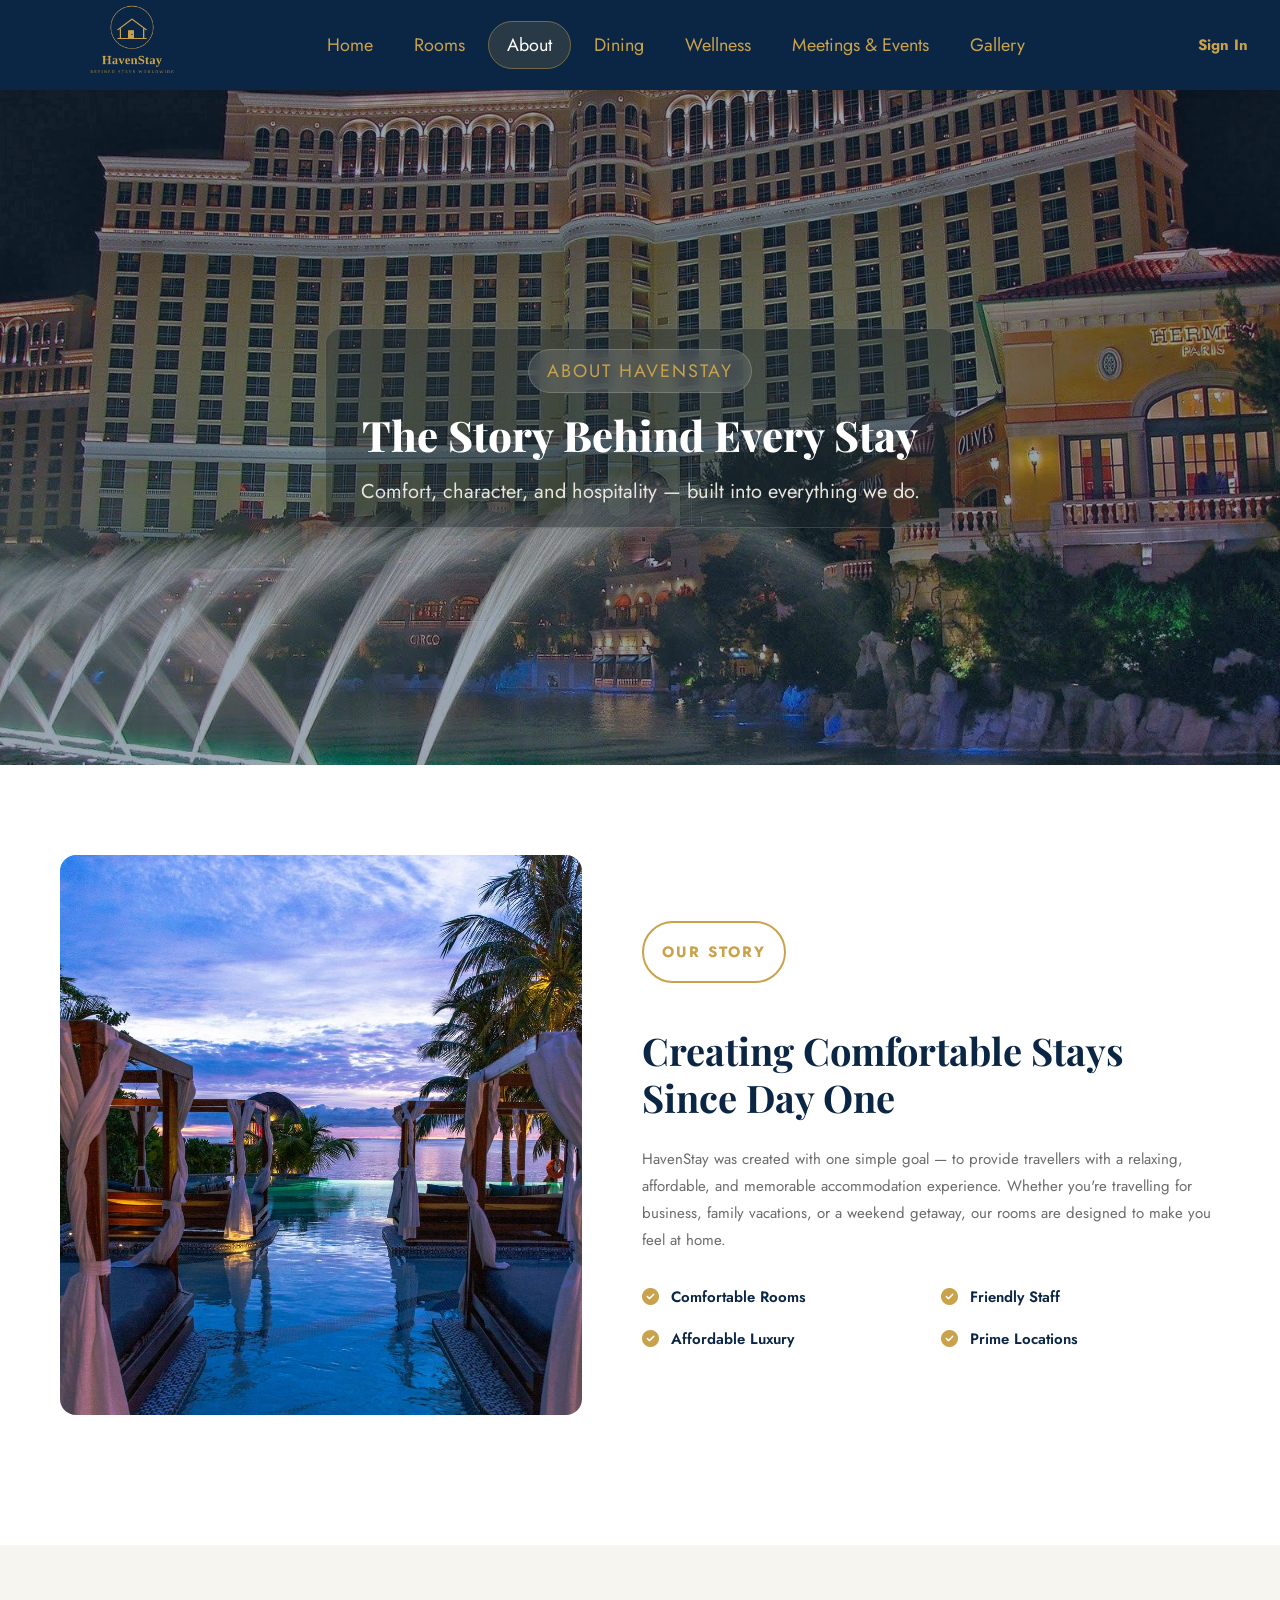
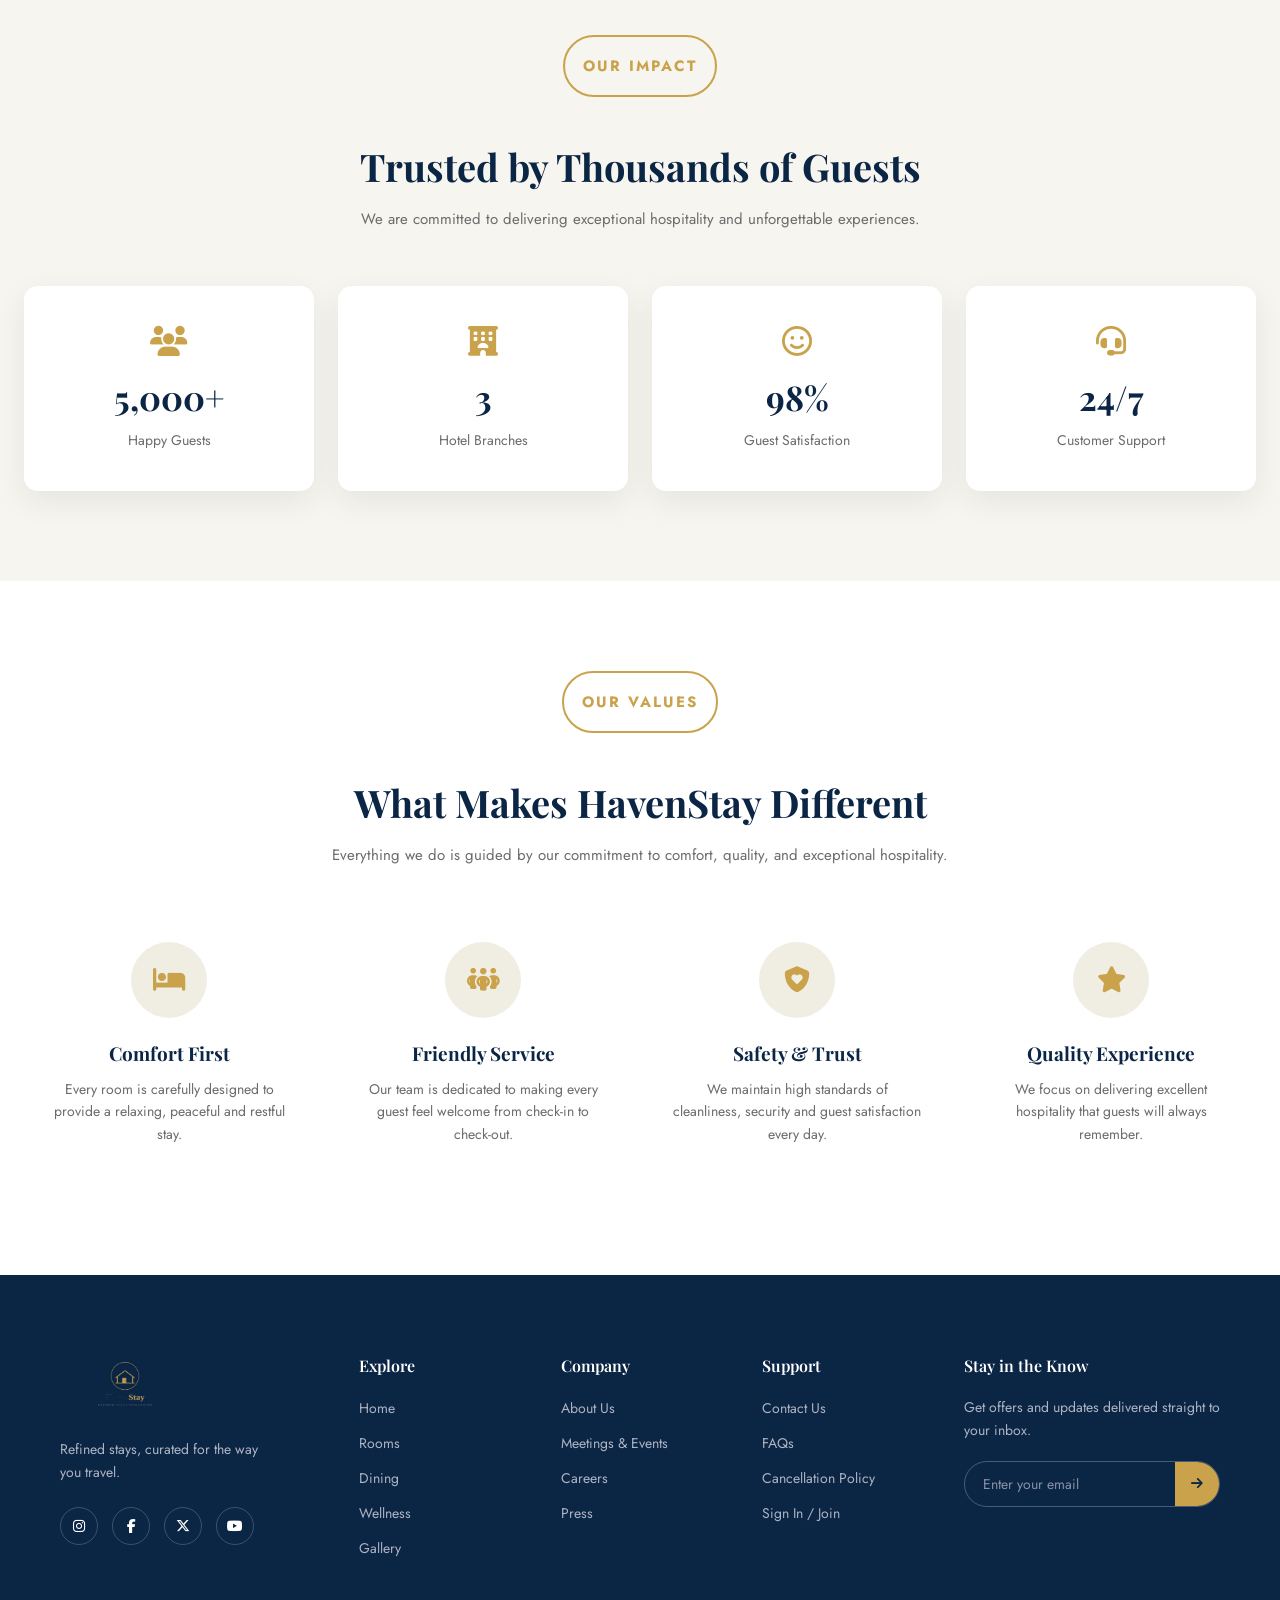
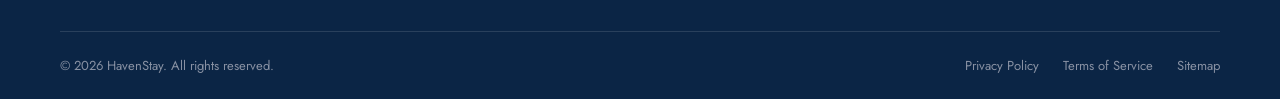
<file: about.html>
<!doctype html>
<html lang="en">
  <head>
    <meta charset="UTF-8" />
    <meta name="viewport" content="width=device-width, initial-scale=1.0" />
    <title>HavenStay</title>
    <link rel="stylesheet" href="style1.css" />
    <link rel="preconnect" href="https://fonts.googleapis.com" />
    <link rel="preconnect" href="https://fonts.gstatic.com" crossorigin />
    <link
      rel="stylesheet"
      href="https://cdnjs.cloudflare.com/ajax/libs/font-awesome/6.7.2/css/all.min.css"
    />
    <link
      href="https://fonts.googleapis.com/css2?family=Playfair+Display:wght@500;600;700&family=Jost:wght@400;500;600&display=swap"
      rel="stylesheet"
    />
  </head>
  <body>
    <nav class="navbar">
      <a href="index1.html">
        <img class="logo" src="assets/havenstay-logo-gold.png" alt="" />
      </a>

      <ul class="nav-links" id="nav-links">
        <li><a href="index1.html">Home</a></li>
        <li><a href="rooms.html">Rooms</a></li>
        <li><a href="about.html">About</a></li>
        <li><a href="dining.html">Dining</a></li>
        <li><a href="wellness.html">Wellness</a></li>
        <li><a href="meetings.html">Meetings &amp; Events</a></li>
        <li><a href="gallery.html">Gallery</a></li>
      </ul>

      <div class="nav-actions">
        <!-- Visible before login -->
        <div id="guest-links" class="nav-group">
          <a href="auth.html" class="auth-link"> Sign In </a>
        </div>

        <!-- Visible after login -->
        <div id="user-links" class="nav-group hidden">
          <span id="welcome-user" class="welcome-user">
            <i class="fa-solid fa-user"></i>
          </span>
          <a href="bookings.html" class="cart-link">
            Bookings
            <span id="cart-count">0</span>
          </a>

          <a href="#" id="logout-btn">Logout</a>
        </div>
        <button
          class="menu-toggle"
          id="menu-toggle"
          aria-label="Toggle navigation"
          aria-expanded="false"
        >
          <i class="fa-solid fa-bars"></i>
        </button>
      </div>
    </nav>


    <section class="page-hero" style="background-image: url('assets/Hero-6.jpg')">
      <div class="page-hero-content">
        <span class="page-hero-eyebrow">About HavenStay</span>
        <h1>The Story Behind Every Stay</h1>
        <p>Comfort, character, and hospitality — built into everything we do.</p>
      </div>
    </section>

    <!-- Our Story -->
    <section class="ari-about-story">
      <div class="ari-about-image">
        <img src="assets/about-1.jpg" alt="HavenStay lobby">
      </div>

      <div class="ari-about-content">
        <span class="ari-dining-badge">Our Story</span>
        <h2>Creating Comfortable Stays Since Day One</h2>
        <p>
          HavenStay was created with one simple goal — to provide travellers with
          a relaxing, affordable, and memorable accommodation experience. Whether
          you're travelling for business, family vacations, or a weekend getaway,
          our rooms are designed to make you feel at home.
        </p>

        <div class="ari-about-checklist">
          <div class="ari-about-check-item">
            <i class="fa-solid fa-circle-check"></i>
            <span>Comfortable Rooms</span>
          </div>
          <div class="ari-about-check-item">
            <i class="fa-solid fa-circle-check"></i>
            <span>Friendly Staff</span>
          </div>
          <div class="ari-about-check-item">
            <i class="fa-solid fa-circle-check"></i>
            <span>Affordable Luxury</span>
          </div>
          <div class="ari-about-check-item">
            <i class="fa-solid fa-circle-check"></i>
            <span>Prime Locations</span>
          </div>
        </div>
      </div>
    </section>

    <!-- Our Impact -->
    <section class="ari-about-impact">
      <div class="ari-about-impact-header">
        <span class="ari-dining-badge">Our Impact</span>
        <h2>Trusted by Thousands of Guests</h2>
        <p>We are committed to delivering exceptional hospitality and unforgettable experiences.</p>
      </div>

      <div class="ari-impact-grid">
        <div class="ari-impact-card">
          <i class="fa-solid fa-users"></i>
          <span class="ari-impact-number">5,000+</span>
          <span class="ari-impact-label">Happy Guests</span>
        </div>

        <div class="ari-impact-card">
          <i class="fa-solid fa-hotel"></i>
          <span class="ari-impact-number">3</span>
          <span class="ari-impact-label">Hotel Branches</span>
        </div>

        <div class="ari-impact-card">
          <i class="fa-regular fa-face-smile"></i>
          <span class="ari-impact-number">98%</span>
          <span class="ari-impact-label">Guest Satisfaction</span>
        </div>

        <div class="ari-impact-card">
          <i class="fa-solid fa-headset"></i>
          <span class="ari-impact-number">24/7</span>
          <span class="ari-impact-label">Customer Support</span>
        </div>
      </div>
    </section>

    <!-- Our Values -->
    <section class="ari-about-values">
      <div class="ari-about-impact-header">
        <span class="ari-dining-badge">Our Values</span>
        <h2>What Makes HavenStay Different</h2>
        <p>Everything we do is guided by our commitment to comfort, quality, and exceptional hospitality.</p>
      </div>

      <div class="ari-values-grid">
        <div class="ari-value-card">
          <div class="ari-value-icon"><i class="fa-solid fa-bed"></i></div>
          <h3>Comfort First</h3>
          <p>Every room is carefully designed to provide a relaxing, peaceful and restful stay.</p>
        </div>

        <div class="ari-value-card">
          <div class="ari-value-icon"><i class="fa-solid fa-people-group"></i></div>
          <h3>Friendly Service</h3>
          <p>Our team is dedicated to making every guest feel welcome from check-in to check-out.</p>
        </div>

        <div class="ari-value-card">
          <div class="ari-value-icon"><i class="fa-solid fa-shield-heart"></i></div>
          <h3>Safety &amp; Trust</h3>
          <p>We maintain high standards of cleanliness, security and guest satisfaction every day.</p>
        </div>

        <div class="ari-value-card">
          <div class="ari-value-icon"><i class="fa-solid fa-star"></i></div>
          <h3>Quality Experience</h3>
          <p>We focus on delivering excellent hospitality that guests will always remember.</p>
        </div>
      </div>
    </section>

    <section class="footer">
      <footer class="site-footer">
        <div class="footer-top">
          <div class="footer-brand">
            <img
              class="footer-logo"
              src="assets/havenstay-logo-removebg.png"
              alt="HavenStay"
            />
            <p class="footer-tagline">
              Refined stays, curated for the way you travel.
            </p>
            <div class="footer-socials">
              <a href="#" aria-label="Instagram"
                ><i class="fa-brands fa-instagram"></i
              ></a>
              <a href="#" aria-label="Facebook"
                ><i class="fa-brands fa-facebook-f"></i
              ></a>
              <a href="#" aria-label="X"
                ><i class="fa-brands fa-x-twitter"></i
              ></a>
              <a href="#" aria-label="YouTube"
                ><i class="fa-brands fa-youtube"></i
              ></a>
            </div>
          </div>

          <div class="footer-col">
            <h4>Explore</h4>
            <ul>
              <li><a href="index1.html">Home</a></li>
              <li><a href="">Rooms</a></li>
              <li><a href="">Dining</a></li>
              <li><a href="">Wellness</a></li>
              <li><a href="">Gallery</a></li>
            </ul>
          </div>

          <div class="footer-col">
            <h4>Company</h4>
            <ul>
              <li><a href="">About Us</a></li>
              <li><a href="">Meetings &amp; Events</a></li>
              <li><a href="">Careers</a></li>
              <li><a href="">Press</a></li>
            </ul>
          </div>

          <div class="footer-col">
            <h4>Support</h4>
            <ul>
              <li><a href="">Contact Us</a></li>
              <li><a href="">FAQs</a></li>
              <li><a href="">Cancellation Policy</a></li>
              <li><a href="">Sign In / Join</a></li>
            </ul>
          </div>

          <div class="footer-col footer-newsletter">
            <h4>Stay in the Know</h4>
            <p>Get offers and updates delivered straight to your inbox.</p>
            <form class="newsletter-form" onsubmit="return false;">
              <input type="email" placeholder="Enter your email" required />
              <button type="submit" aria-label="Subscribe">
                <i class="fa-solid fa-arrow-right"></i>
              </button>
            </form>
          </div>
        </div>

        <div class="footer-bottom">
          <p>&copy; 2026 HavenStay. All rights reserved.</p>
          <div class="footer-legal">
            <a href="">Privacy Policy</a>
            <a href="">Terms of Service</a>
            <a href="">Sitemap</a>
          </div>
        </div>
      </footer>
    </section>

    <!-- toast popup element, used by showToast() in script.js -->
    <div id="toast"></div>

    <script src="utils.js"></script>
    <script src="script1.js"></script>
    
  </body>
</html>
</file>
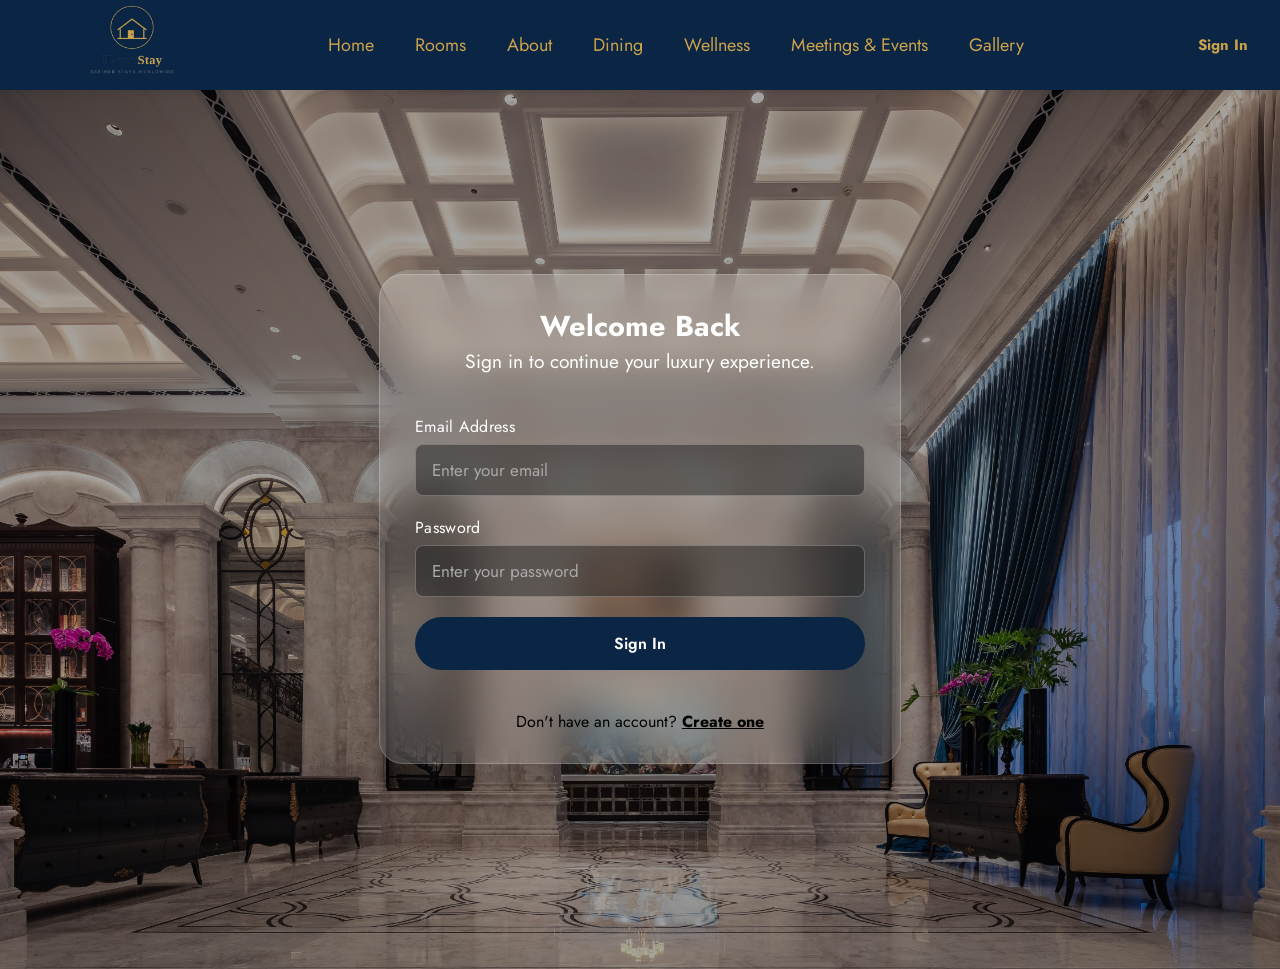
<file: auth.html>
<!doctype html>
<html lang="en">
  <head>
    <meta charset="UTF-8" />
    <meta name="viewport" content="width=device-width, initial-scale=1.0" />
    <title>HavenStay</title>
    <link rel="stylesheet" href="style1.css" />
    <link rel="preconnect" href="https://fonts.googleapis.com" />
    <link rel="preconnect" href="https://fonts.gstatic.com" crossorigin />
    <link
      rel="stylesheet"
      href="https://cdnjs.cloudflare.com/ajax/libs/font-awesome/6.7.2/css/all.min.css"
    />
    <link
      href="https://fonts.googleapis.com/css2?family=Playfair+Display:wght@500;600;700&family=Jost:wght@400;500;600&display=swap"
      rel="stylesheet"
    />
  </head>
  <body>
    <nav class="navbar">
      <a href="index1.html">
        <img class="logo" src="assets/havenstay-logo-removebg.png" alt="" />
      </a>

      <ul class="nav-links" id="nav-links">
        <li><a href="index1.html">Home</a></li>
        <li><a href="rooms.html">Rooms</a></li>
        <li><a href="about.html">About</a></li>
        <li><a href="dining.html">Dining</a></li>
        <li><a href="wellness.html">Wellness</a></li>
        <li><a href="meetings.html">Meetings &amp; Events</a></li>
        <li><a href="gallery.html">Gallery</a></li>
      </ul>

      <div class="nav-actions">
        <!-- Visible before login -->
        <div id="guest-links" class="nav-group">
          <a href="auth.html" class="auth-link"> Sign In </a>
        </div>

        <!-- Visible after login -->
        <div id="user-links" class="nav-group hidden">
          <span id="welcome-user" class="welcome-user">
            <i class="fa-solid fa-user"></i>
          </span>
          <a href="cart.html" class="cart-link">
            Bookings
            <span id="cart-count">0</span>
          </a>

          <a href="#" id="logout-btn">Logout</a>
        </div>
        <button
          class="menu-toggle"
          id="menu-toggle"
          aria-label="Toggle navigation"
          aria-expanded="false"
        >
          <i class="fa-solid fa-bars"></i>
        </button>
      </div>
    </nav>
    <br /><br /><br />
    <section class="auth-section">
      <div class="auth-container">
        <div class="auth-content">
          <div id="login-panel">
            <!-- EVERYTHING YOU CURRENTLY HAVE
                            (section-title + form)
                            GOES HERE -->
            <div class="section-title">
              <h2>Welcome Back</h2>
              <p class="auth-subtitle">
                Sign in to continue your luxury experience.
              </p>
            </div>

            <form class="contact-form auth-form" id="login-form">
              <div class="form-group">
                <label for="login-email"> Email Address </label>

                <input
                  type="email"
                  id="login-email"
                  placeholder="Enter your email"
                />

                <span class="form-error" id="login-email-error">
                  Please enter a valid email.
                </span>
              </div>

              <div class="form-group">
                <label for="login-password"> Password </label>

                <input
                  type="password"
                  id="login-password"
                  placeholder="Enter your password"
                />

                <span class="form-error" id="login-password-error">
                  Please enter your password.
                </span>
              </div>

              <button class="btn auth-btn" type="submit">Sign In</button>

              <p class="auth-switch">
                Don't have an account?
                <a href="#" id="show-register-form" class="auth-link">
                  Create one
                </a>
              </p>
            </form>
          </div>

          <!-- REGISTER FORM -->

          <div id="register-panel">
            <div class="section-title">
              <h2>Create Your Account</h2>
              <p class="auth-subtitle">
                Join Haven Stay and start booking your perfect stay.
              </p>
            </div>
            <form class="contact-form auth-form" id="register-form">
              <div class="form-row">
                <div class="form-group">
                  <label for="register-name"> Full Name </label>

                  <input
                    type="text"
                    id="register-name"
                    placeholder="Enter your full name"
                  />

                  <span class="form-error" id="register-name-error">
                    Please enter your name.
                  </span>
                </div>

                <div class="form-group">
                  <label for="register-email"> Email Address </label>

                  <input
                    type="email"
                    id="register-email"
                    placeholder="Enter your email"
                  />

                  <span class="form-error" id="register-email-error">
                    Please enter a valid email.
                  </span>
                </div>
              </div>

              <div class="form-row">
                <div class="form-group">
                  <label for="register-password"> Password </label>

                  <input
                    type="password"
                    id="register-password"
                    placeholder="Create a password"
                  />

                  <span class="form-error" id="register-password-error">
                    Password must be at least 6 characters.
                  </span>
                </div>

                <div class="form-group">
                  <label for="confirm-password"> Confirm Password </label>

                  <input
                    type="password"
                    id="confirm-password"
                    placeholder="Confirm password"
                  />

                  <span class="form-error" id="confirm-password-error">
                    Passwords do not match.
                  </span>
                </div>
              </div>

              <button class="btn auth-btn" type="submit">Create Account</button>

              <p class="auth-switch">
                Already have an account?
                <a href="" id="show-login-form" class="auth-link"> Sign In </a>
              </p>
            </form>
          </div>
        </div>
      </div>
    </section>
    <div id="toast"></div>

    <!-- toast popup element, used by showToast() in script.js -->
    <div id="toast"></div>

    <script src="utils.js"></script>
    <script src="auth(LR).js"></script>
  </body>
</html>
</file>
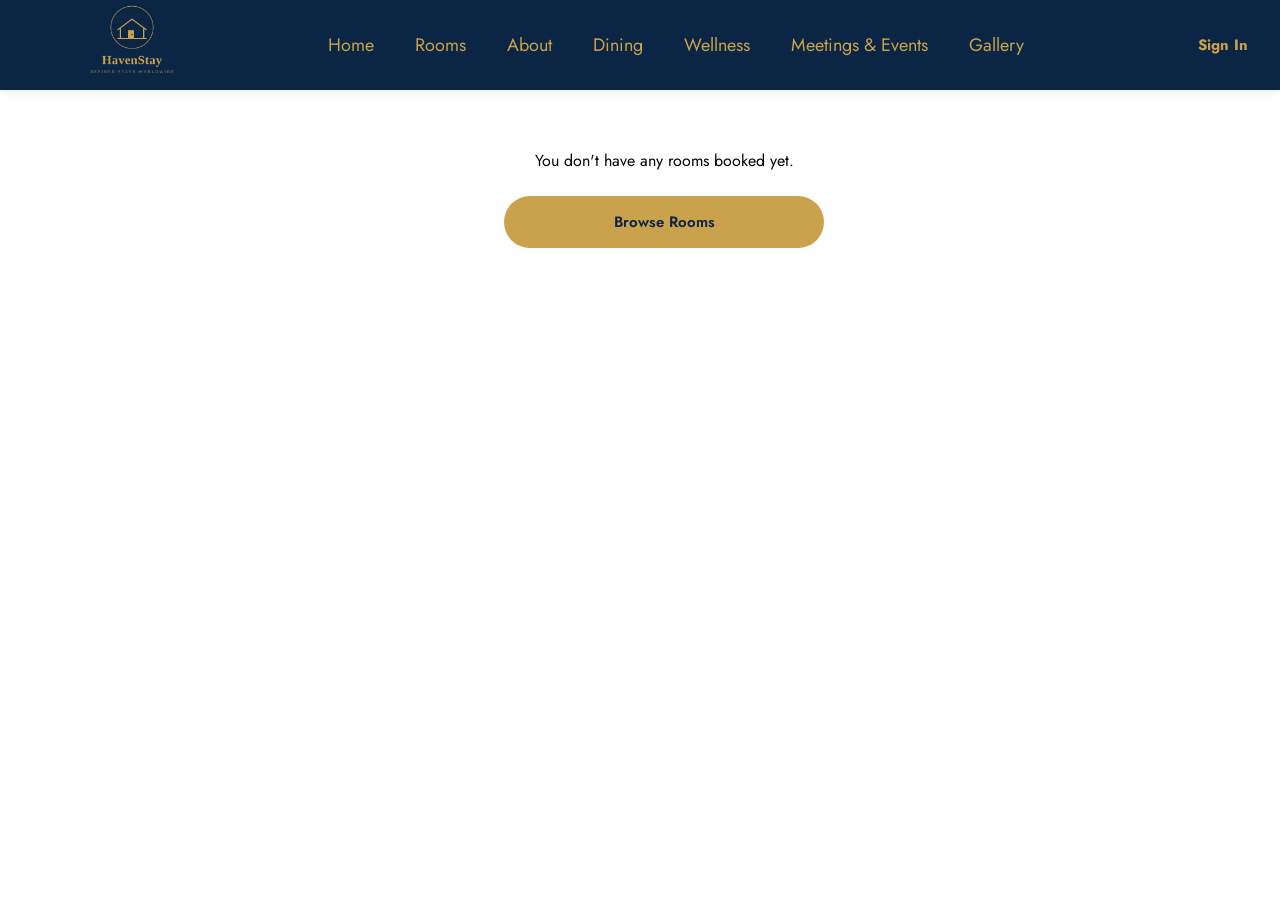
<file: bookings.html>
<!doctype html>
<html lang="en">
  <head>
    <meta charset="UTF-8" />
    <meta name="viewport" content="width=device-width, initial-scale=1.0" />
    <title>HavenStay</title>
    <link rel="stylesheet" href="style1.css" />
    <link rel="preconnect" href="https://fonts.googleapis.com" />
    <link rel="preconnect" href="https://fonts.gstatic.com" crossorigin />
    <link
      rel="stylesheet"
      href="https://cdnjs.cloudflare.com/ajax/libs/font-awesome/6.7.2/css/all.min.css"
    />
    <link
      href="https://fonts.googleapis.com/css2?family=Playfair+Display:wght@500;600;700&family=Jost:wght@400;500;600&display=swap"
      rel="stylesheet"
    />
  </head>
  <body>
    <nav class="navbar">
      <a href="index1.html">
        <img class="logo" src="assets/havenstay-logo-gold.png" alt="" />
      </a>

      <ul class="nav-links" id="nav-links">
        <li><a href="index1.html">Home</a></li>
        <li><a href="rooms.html">Rooms</a></li>
        <li><a href="about.html">About</a></li>
        <li><a href="dining.html">Dining</a></li>
        <li><a href="wellness.html">Wellness</a></li>
        <li><a href="meetings.html">Meetings &amp; Events</a></li>
        <li><a href="gallery.html">Gallery</a></li>
      </ul>

      <div class="nav-actions">
        <!-- Visible before login -->
        <div id="guest-links" class="nav-group">
          <a href="auth.html" class="auth-link"> Sign In </a>
        </div>

        <!-- Visible after login -->
        <div id="user-links" class="nav-group hidden">
          <span id="welcome-user" class="welcome-user">
            <i class="fa-solid fa-user"></i>
          </span>
          <a href="cart.html" class="cart-link">
            Bookings
            <span id="cart-count">0</span>
          </a>

          <a href="#" id="logout-btn">Logout</a>
        </div>
        <button
          class="menu-toggle"
          id="menu-toggle"
          aria-label="Toggle navigation"
          aria-expanded="false"
        >
          <i class="fa-solid fa-bars"></i>
        </button>
      </div>
    </nav>

    <br /><br /><br />

    <section
      class="ari-cart-empty-wrap"
      id="ari-cart-empty-wrap"
      style="display: none"
    >
      <div class="ari-cart-empty">
        <p>You don't have any rooms booked yet.</p>
        <a href="rooms.html" class="ari-checkout-btn">Browse Rooms</a>
      </div>
    </section>

    <section class="ari-cart-layout" id="ari-cart-layout">
      <div class="ari-cart-items" id="ari-cart-items">
        <!-- injected by JS -->
      </div>

      <div class="ari-cart-sidebar">
        <div class="ari-order-summary">
          <h2>Order Summary</h2>
          <div class="ari-summary-row">
            <span>Booked rooms</span>
            <span id="ari-summary-count">0</span>
          </div>
          <div class="ari-summary-row">
            <span>Subtotal</span>
            <span id="ari-summary-subtotal">₦0</span>
          </div>
          <div class="ari-summary-row">
            <span>Service fee</span>
            <span id="ari-summary-fee">₦0</span>
          </div>
          <div class="ari-summary-row ari-summary-total">
            <span>Total</span>
            <span id="ari-summary-total">₦0</span>
          </div>
        </div>

        <div class="ari-guest-form">
          <h2>Guest Details</h2>
          <form id="ari-checkout-form">
            <div class="ari-form-group">
              <label for="ari-guest-name">Full Name</label>
              <input
                type="text"
                id="ari-guest-name"
                placeholder="Enter your full name"
                required
              />
            </div>

            <div class="ari-form-group">
              <label for="ari-guest-email">Email Address</label>
              <input
                type="email"
                id="ari-guest-email"
                placeholder="Enter your email"
                required
              />
            </div>

            <div class="ari-form-group">
              <label for="ari-guest-phone">Phone Number</label>
              <input
                type="tel"
                id="ari-guest-phone"
                placeholder="Enter your phone number"
                required
              />
            </div>

            <div class="ari-form-group">
              <label for="ari-guest-notes"
                >Special Requests <span>(optional)</span></label
              >
              <textarea
                id="ari-guest-notes"
                rows="3"
                placeholder="Any special requests for your stay?"
              ></textarea>
            </div>

            <button type="submit" class="ari-checkout-btn">
              Confirm &amp; Pay
            </button>
          </form>
        </div>
      </div>
    </section>

    <!-- toast popup element, used by showToast() in script.js -->
    <div id="toast"></div>

    <script src="utils.js"></script>
    <script src="bookings.js"></script>
    <script src="script1.js"></script>
  </body>
</html>
</file>
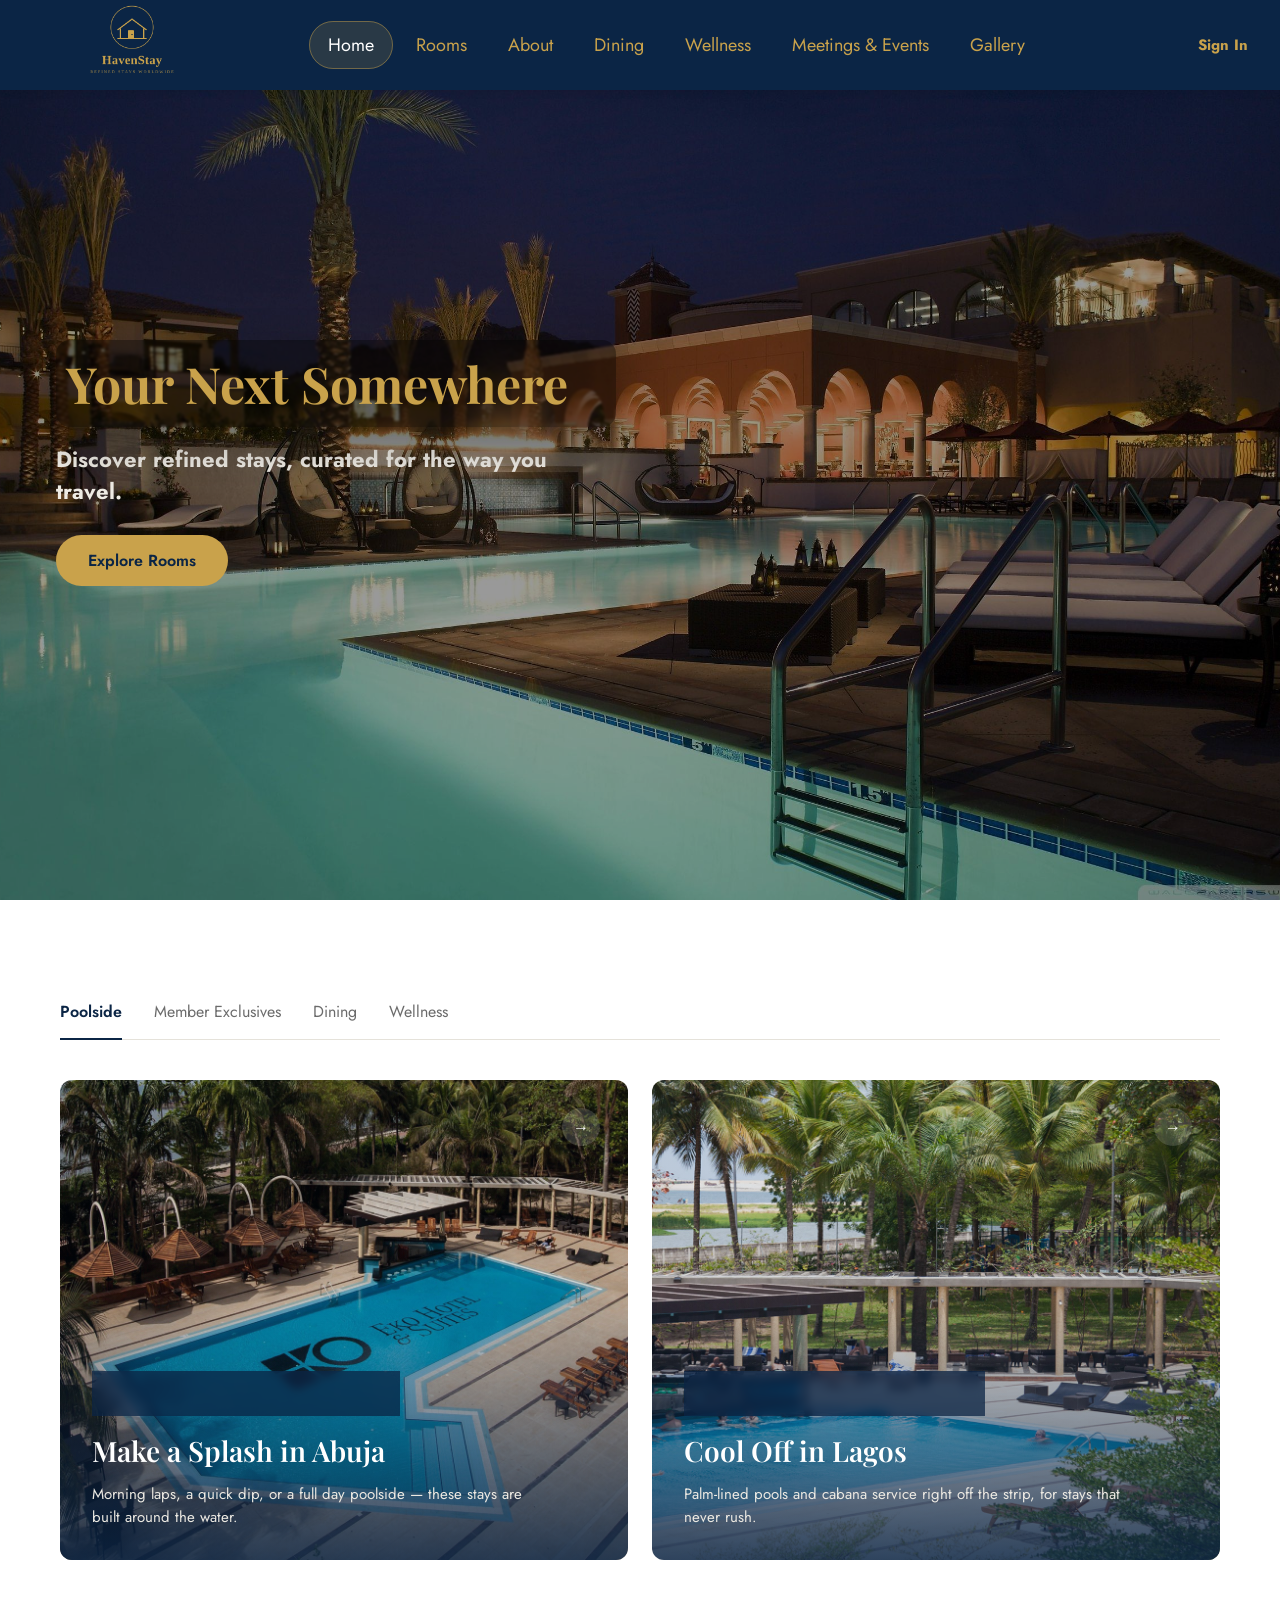
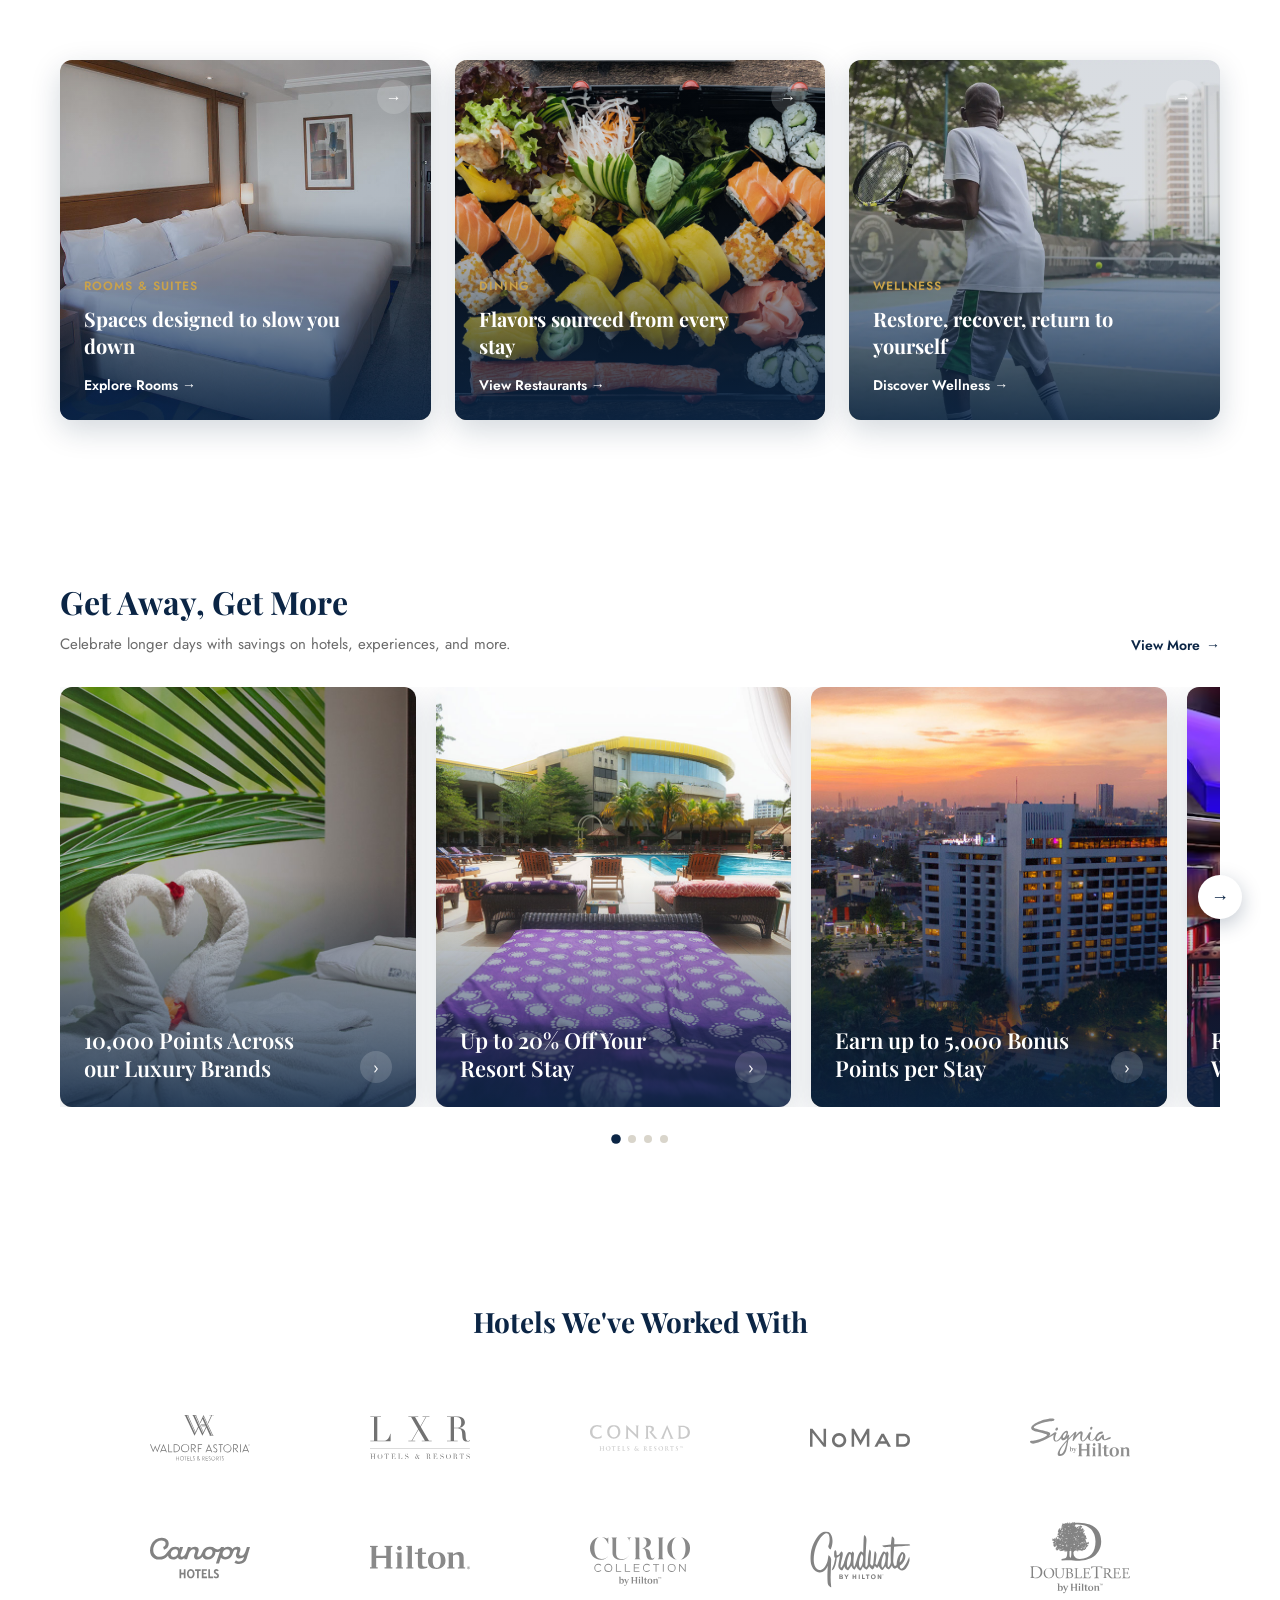
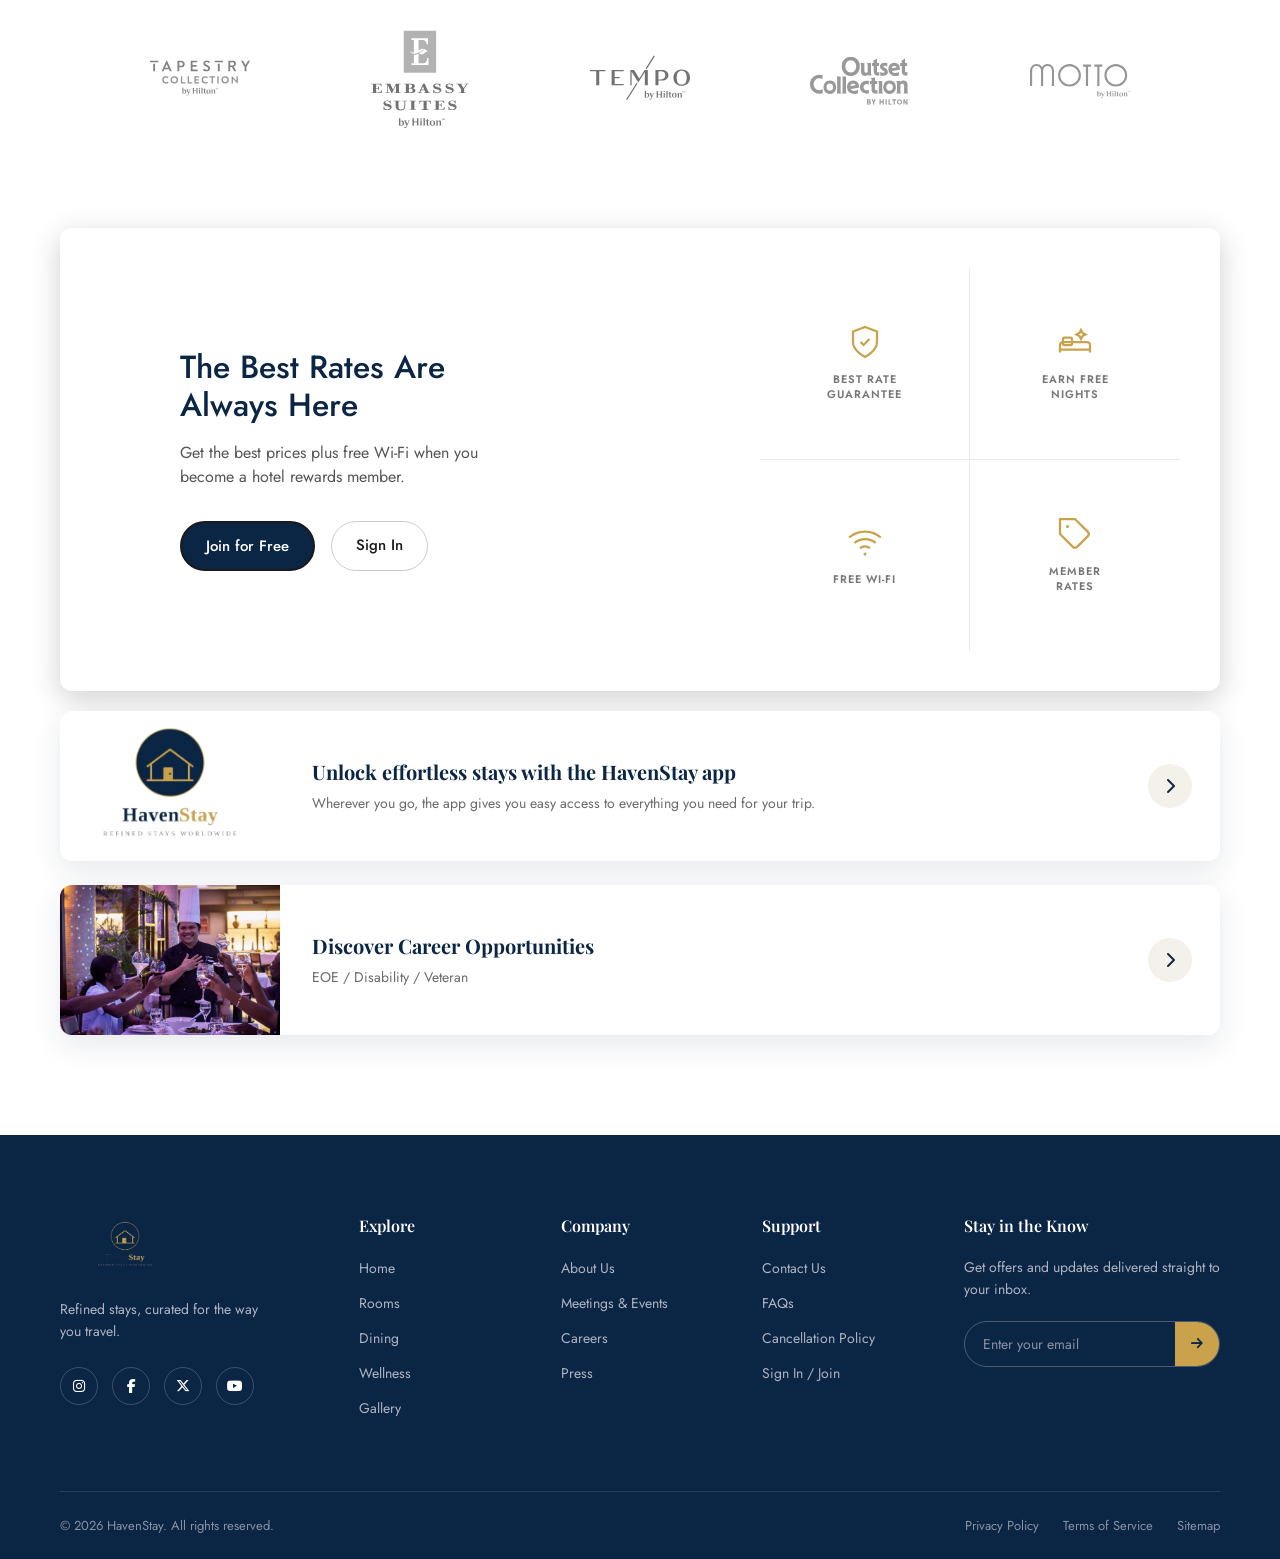
<file: index1.html>
<!doctype html>
<html lang="en">
  <head>
    <meta charset="UTF-8" />
    <meta name="viewport" content="width=device-width, initial-scale=1.0" />
    <title>HavenStay</title>
    <link rel="stylesheet" href="style1.css" />
    <link rel="preconnect" href="https://fonts.googleapis.com" />
    <link rel="preconnect" href="https://fonts.gstatic.com" crossorigin />
    <link
      rel="stylesheet"
      href="https://cdnjs.cloudflare.com/ajax/libs/font-awesome/6.7.2/css/all.min.css"
    />
    <link
      href="https://fonts.googleapis.com/css2?family=Playfair+Display:wght@500;600;700&family=Jost:wght@400;500;600&display=swap"
      rel="stylesheet"
    />
  </head>
  <body>
    <nav class="navbar">
      <a href="index1.html">
        <img class="logo" src="assets/havenstay-logo-gold.png" alt="" />
      </a>

      <ul class="nav-links" id="nav-links">
        <li><a href="index1.html">Home</a></li>
        <li><a href="rooms.html">Rooms</a></li>
        <li><a href="about.html">About</a></li>
        <li><a href="dining.html">Dining</a></li>
        <li><a href="wellness.html">Wellness</a></li>
        <li><a href="meetings.html">Meetings &amp; Events</a></li>
        <li><a href="gallery.html">Gallery</a></li>
      </ul>

      <div class="nav-actions">
        <!-- Visible before login -->
        <div id="guest-links" class="nav-group">
          <a href="auth.html" class="auth-link"> Sign In </a>
        </div>

        <!-- Visible after login -->
        <div id="user-links" class="nav-group hidden">
          <span  id="welcome-user" class="welcome-user">
            <i style="margin-right: 10px;"class="fa-solid fa-user"></i>
          </span>
          <a href="bookings.html" class="cart-link">
            Bookings
            <span id="cart-count">0</span>
          </a>

          <a href="#" id="logout-btn">Logout</a>
        </div>
        <button
          class="menu-toggle"
          id="menu-toggle"
          aria-label="Toggle navigation"
          aria-expanded="false"
        >
          <i class="fa-solid fa-bars"></i>
        </button>
      </div>
    </nav>

    

    <section class="hero">
      <div class="hero-overlay">
        <h1 class="hero-title">Your Next Somewhere</h1>
        <p class="hero-subtitle">
          Discover refined stays, curated for the way you travel.
        </p>
        <a href="rooms.html" class="hero-cta">Explore Rooms</a>
      </div>
    </section>

    <section class="explore">
      <div class="explore-tabs">
        <button class="tab active" data-category="poolside">Poolside</button>
        <button class="tab" data-category="exclusives">
          Member Exclusives
        </button>
        <button class="tab" data-category="dining">Dining</button>
        <button class="tab" data-category="wellness">Wellness</button>
      </div>

      <div class="feature-cards" id="featureCards">
        <!-- injected by JS -->
      </div>
    </section>

    <section class="highlights">
      <div
        class="highlight-card"
        style="background-image: url(&quot;assets/room-3.jpg&quot;)"
      >
        <div class="highlight-arrow">&rarr;</div>
        <div class="highlight-content">
          <span class="highlight-tag">Rooms &amp; Suites</span>
          <h3>Spaces designed to slow you down</h3>
          <a href="rooms.html" class="highlight-link"
            >Explore Rooms <span>&rarr;</span></a
          >
        </div>
      </div>

      <div
        class="highlight-card"
        style="background-image: url(&quot;assets/dining-3.jpg&quot;)"
      >
        <div class="highlight-arrow">&rarr;</div>
        <div class="highlight-content">
          <span class="highlight-tag">Dining</span>
          <h3>Flavors sourced from every stay</h3>
          <a href="dining.html" class="highlight-link"
            >View Restaurants <span>&rarr;</span></a
          >
        </div>
      </div>

      <div
        class="highlight-card"
        style="background-image: url(&quot;assets/wellness-3.webp&quot;)"
      >
        <div class="highlight-arrow">&rarr;</div>
        <div class="highlight-content">
          <span class="highlight-tag">Wellness</span>
          <h3>Restore, recover, return to yourself</h3>
          <a href="wellness.html" class="highlight-link"
            >Discover Wellness <span>&rarr;</span></a
          >
        </div>
      </div>
    </section>

    <section class="offers">
      <div class="offers-header">
        <div>
          <h2>Get Away, Get More</h2>
          <p>
            Celebrate longer days with savings on hotels, experiences, and more.
          </p>
        </div>
        <a href="offers.html" class="view-more"
          >View More <span>&rarr;</span></a
        >
      </div>

      <div class="offers-slider">
        <button
          class="slider-arrow prev"
          id="prevArrow"
          aria-label="Previous offers"
        >
          &larr;
        </button>

        <div class="offers-track-wrap">
          <div class="offers-track" id="offersTrack">
            <!-- injected by JS -->
          </div>
        </div>

        <button
          class="slider-arrow next"
          id="nextArrow"
          aria-label="Next offers"
        >
          &rarr;
        </button>
      </div>

      <div class="offers-dots" id="offersDots"></div>
    </section>

    <section class="partners">
      <h2>Hotels We've Worked With</h2>
      <div class="partners-grid">
        <div class="partner-logo">
          <img src="assets/logo-1.svg" alt="Partner hotel logo" />
        </div>
        <div class="partner-logo">
          <img src="assets/logo-2.svg" alt="Partner hotel logo" />
        </div>
        <div class="partner-logo">
          <img src="assets/logo-3.svg" alt="Partner hotel logo" />
        </div>
        <div class="partner-logo">
          <img src="assets/logo-4.svg" alt="Partner hotel logo" />
        </div>
        <div class="partner-logo">
          <img src="assets/logo-5.svg" alt="Partner hotel logo" />
        </div>
        <div class="partner-logo">
          <img src="assets/logo-6.svg" alt="Partner hotel logo" />
        </div>
        <div class="partner-logo">
          <img src="assets/logo-7.svg" alt="Partner hotel logo" />
        </div>
        <div class="partner-logo">
          <img src="assets/logo-8.svg" alt="Partner hotel logo" />
        </div>
        <div class="partner-logo">
          <img src="assets/logo-9.svg" alt="Partner hotel logo" />
        </div>
        <div class="partner-logo">
          <img src="assets/logo-10.svg" alt="Partner hotel logo" />
        </div>
        <div class="partner-logo">
          <img src="assets/logo-11.svg" alt="Partner hotel logo" />
        </div>
        <div class="partner-logo">
          <img src="assets/logo-12.svg" alt="Partner hotel logo" />
        </div>
        <div class="partner-logo">
          <img src="assets/logo-13.svg" alt="Partner hotel logo" />
        </div>
        <div class="partner-logo">
          <img src="assets/logo-14.svg" alt="Partner hotel logo" />
        </div>
        <div class="partner-logo">
          <img src="assets/logo-15.svg" alt="Partner hotel logo" />
        </div>
      </div>
    </section>

    <section class="promo">
      <div class="promo-card">
        <!-- Left Side: Content -->
        <div class="promo-content">
          <h2>The Best Rates Are<br />Always Here</h2>
          <p>
            Get the best prices plus free Wi-Fi when you<br />become a hotel
            rewards member.
          </p>
          <div class="promo-actions">
            <a href="auth.html" class="btn btn-dark">Join for Free</a>
            <a href="auth.html" class="btn btn-outline">Sign In</a>
          </div>
        </div>

        <!-- Right Side: Features Grid -->
        <div class="promo-features">
          <!-- Feature 1 -->
          <div class="feature-item border-right border-bottom">
            <svg
              class="feature-icon"
              viewBox="0 0 24 24"
              fill="none"
              stroke="currentColor"
              stroke-width="1.5"
            >
              <path d="M12 22s8-4 8-10V5l-8-3-8 3v7c0 6 8 10 8 10z" />
              <path d="M9 12l2 2 4-4" />
            </svg>
            <span>Best Rate<br />Guarantee</span>
          </div>

          <!-- Feature 2 -->
          <div class="feature-item border-bottom">
            <svg
              class="feature-icon"
              viewBox="0 0 24 24"
              fill="none"
              stroke="currentColor"
              stroke-width="1.5"
            >
              <path d="M2 19v-5c0-1.1.9-2 2-2h16c1.1 0 2 .9 2 2v5" />
              <path d="M2 17h20" />
              <rect x="4" y="9" width="6" height="5" rx="1" />
              <path d="M16 4l1 2 2 1-2 1-1 2-1-2-2-1 2-1 1-2z" />
            </svg>
            <span>Earn Free<br />Nights</span>
          </div>

          <!-- Feature 3 -->
          <div class="feature-item border-right">
            <svg
              class="feature-icon"
              viewBox="0 0 24 24"
              fill="none"
              stroke="currentColor"
              stroke-width="1.5"
            >
              <path d="M5 12.55a11 11 0 0114.08 0" />
              <path d="M1.42 9a16 16 0 0121.16 0" />
              <path d="M8.53 16.11a6 6 0 016.95 0" />
              <line
                x1="12"
                y1="20"
                x2="12.01"
                y2="20"
                stroke-width="2"
                stroke-linecap="round"
              />
            </svg>
            <span>Free Wi-Fi</span>
          </div>

          <!-- Feature 4 -->
          <div class="feature-item">
            <svg
              class="feature-icon"
              viewBox="0 0 24 24"
              fill="none"
              stroke="currentColor"
              stroke-width="1.5"
            >
              <path
                d="M20.59 13.41l-7.17 7.17a2 2 0 01-2.83 0L2 12V2h10l8.59 8.59a2 2 0 010 2.82z"
              />
              <line
                x1="7"
                y1="7"
                x2="7.01"
                y2="7"
                stroke-width="2"
                stroke-linecap="round"
              />
            </svg>
            <span>Member<br />Rates</span>
          </div>
        </div>
      </div>
    </section>

    <section class="info-rows">
      <div class="info-card">
        <div class="info-card-image">
          <img src="assets/havenstay-logo-removebg.png" alt="HavenStay mobile app" />
        </div>
        <div class="info-card-text">
          <h3>Unlock effortless stays with the HavenStay app</h3>
          <p>
            Wherever you go, the app gives you easy access to everything you
            need for your trip.
          </p>
        </div>
        <a href="#" class="info-card-arrow" aria-label="Learn more">
          <i class="fa-solid fa-chevron-right"></i>
        </a>
      </div>

      <div class="info-card">
        <div class="info-card-image">
          <img src="assets/staff-2.jpg" alt="Careers at HavenStay" />
        </div>
        <div class="info-card-text">
          <h3>Discover Career Opportunities</h3>
          <p>EOE / Disability / Veteran</p>
        </div>
        <a href="#" class="info-card-arrow" aria-label="Learn more">
          <i class="fa-solid fa-chevron-right"></i>
        </a>
      </div>
    </section>

    <section class="footer">
      <footer class="site-footer">
        <div class="footer-top">
          <div class="footer-brand">
            <img
              class="footer-logo"
              src="assets/havenstay-logo-removebg.png"
              alt="HavenStay"
            />
            <p class="footer-tagline">
              Refined stays, curated for the way you travel.
            </p>
            <div class="footer-socials">
              <a href="#" aria-label="Instagram"
                ><i class="fa-brands fa-instagram"></i
              ></a>
              <a href="#" aria-label="Facebook"
                ><i class="fa-brands fa-facebook-f"></i
              ></a>
              <a href="#" aria-label="X"
                ><i class="fa-brands fa-x-twitter"></i
              ></a>
              <a href="#" aria-label="YouTube"
                ><i class="fa-brands fa-youtube"></i
              ></a>
            </div>
          </div>

          <div class="footer-col">
            <h4>Explore</h4>
            <ul>
              <li><a href="index1.html">Home</a></li>
              <li><a href="">Rooms</a></li>
              <li><a href="">Dining</a></li>
              <li><a href="">Wellness</a></li>
              <li><a href="">Gallery</a></li>
            </ul>
          </div>

          <div class="footer-col">
            <h4>Company</h4>
            <ul>
              <li><a href="">About Us</a></li>
              <li><a href="">Meetings &amp; Events</a></li>
              <li><a href="">Careers</a></li>
              <li><a href="">Press</a></li>
            </ul>
          </div>

          <div class="footer-col">
            <h4>Support</h4>
            <ul>
              <li><a href="">Contact Us</a></li>
              <li><a href="">FAQs</a></li>
              <li><a href="">Cancellation Policy</a></li>
              <li><a href="">Sign In / Join</a></li>
            </ul>
          </div>

          <div class="footer-col footer-newsletter">
            <h4>Stay in the Know</h4>
            <p>Get offers and updates delivered straight to your inbox.</p>
            <form class="newsletter-form" onsubmit="return false;">
              <input type="email" placeholder="Enter your email" required />
              <button type="submit" aria-label="Subscribe">
                <i class="fa-solid fa-arrow-right"></i>
              </button>
            </form>
          </div>
        </div>

        <div class="footer-bottom">
          <p>&copy; 2026 HavenStay. All rights reserved.</p>
          <div class="footer-legal">
            <a href="">Privacy Policy</a>
            <a href="">Terms of Service</a>
            <a href="">Sitemap</a>
          </div>
        </div>
      </footer>
    </section>

    <!-- toast popup element, used by showToast() in script.js -->
    <div id="toast"></div>
    
    <script src="utils.js"></script>
    <script src="script1.js"></script>
    
  </body>
</html>
</file>
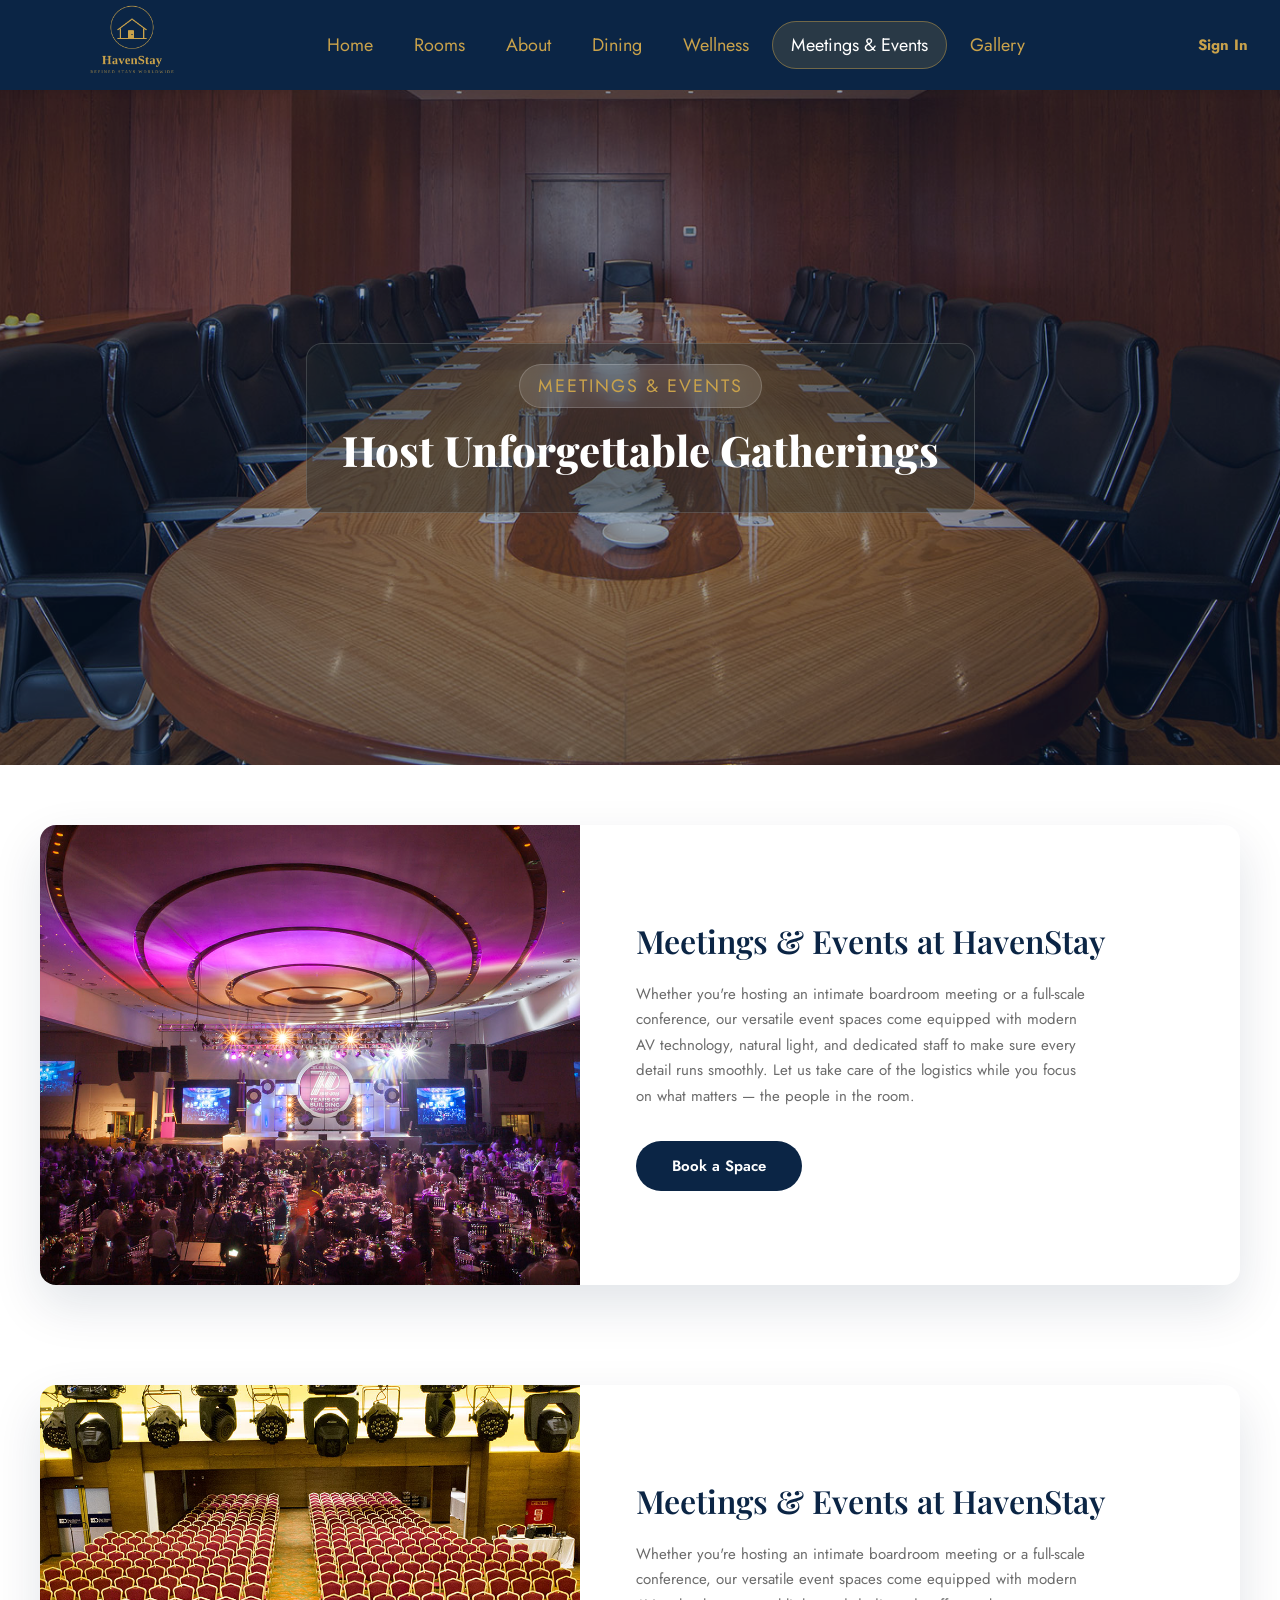
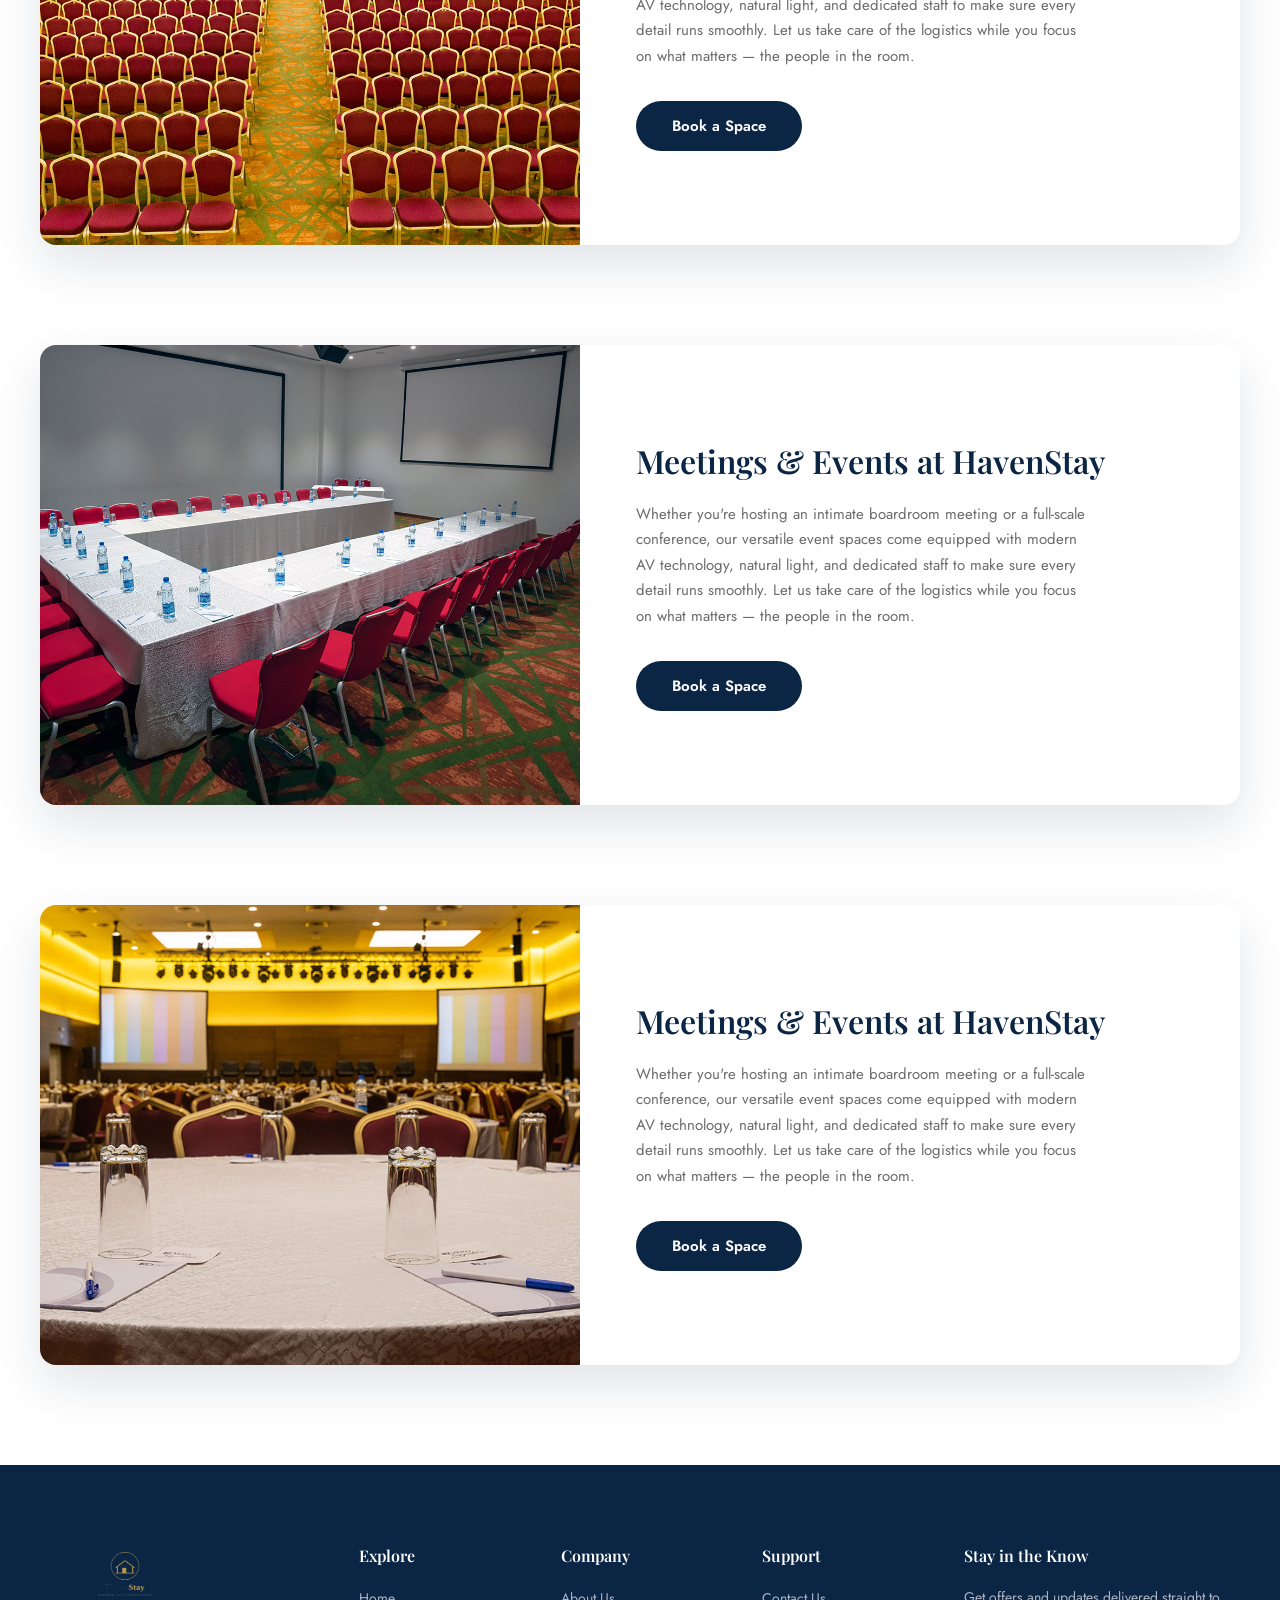
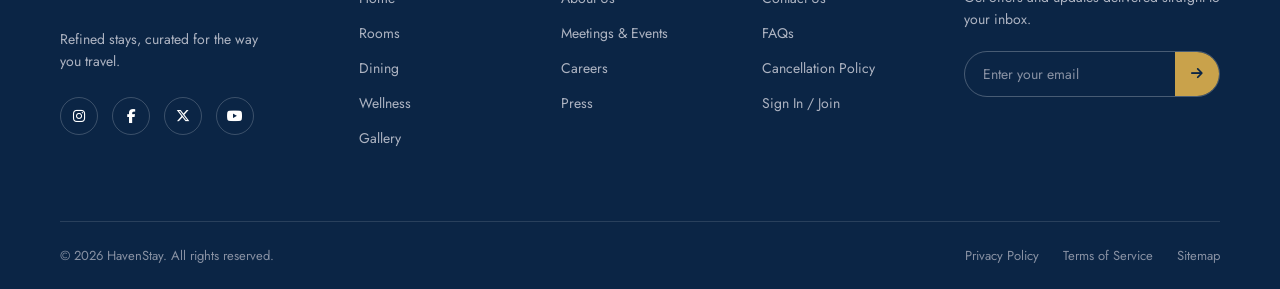
<file: meetings.html>
<!doctype html>
<html lang="en">
  <head>
    <meta charset="UTF-8" />
    <meta name="viewport" content="width=device-width, initial-scale=1.0" />
    <title>HavenStay</title>
    <link rel="stylesheet" href="style1.css" />
    <link rel="preconnect" href="https://fonts.googleapis.com" />
    <link rel="preconnect" href="https://fonts.gstatic.com" crossorigin />
    <link
      rel="stylesheet"
      href="https://cdnjs.cloudflare.com/ajax/libs/font-awesome/6.7.2/css/all.min.css"
    />
    <link
      href="https://fonts.googleapis.com/css2?family=Playfair+Display:wght@500;600;700&family=Jost:wght@400;500;600&display=swap"
      rel="stylesheet"
    />
  </head>
  <body>
    <nav class="navbar">
      <a href="index1.html">
        <img class="logo" src="assets/havenstay-logo-gold.png" alt="" />
      </a>

      <ul class="nav-links" id="nav-links">
        <li><a href="index1.html">Home</a></li>
        <li><a href="rooms.html">Rooms</a></li>
        <li><a href="about.html">About</a></li>
        <li><a href="dining.html">Dining</a></li>
        <li><a href="wellness.html">Wellness</a></li>
        <li><a href="meetings.html">Meetings &amp; Events</a></li>
        <li><a href="gallery.html">Gallery</a></li>
      </ul>

      <div class="nav-actions">
        <!-- Visible before login -->
        <div id="guest-links" class="nav-group">
          <a href="auth.html" class="auth-link"> Sign In </a>
        </div>

        <!-- Visible after login -->
        <div id="user-links" class="nav-group hidden">
          <span id="welcome-user" class="welcome-user">
            <i class="fa-solid fa-user"></i>
          </span>
          <a href="bookings.html" class="cart-link">
            Bookings
            <span id="cart-count">0</span>
          </a>

          <a href="#" id="logout-btn">Logout</a>
        </div>
        <button
          class="menu-toggle"
          id="menu-toggle"
          aria-label="Toggle navigation"
          aria-expanded="false"
        >
          <i class="fa-solid fa-bars"></i>
        </button>
      </div>
    </nav>

    <section
      class="page-hero"
      style="background-image: url(assets/Hero-5.jpg)"
    >
      <div class="page-hero-content">
        <span class="page-hero-eyebrow">Meetings & Events</span>
        <h1>Host Unforgettable Gatherings</h1>
      </div>
    </section>

    <section class="ari-meetings">
  <div class="ari-meetings-card">
    <div class="ari-meetings-image">
      <img src="assets/meetings-1.jpg" alt="HavenStay meeting and events space">
    </div>

    <div class="ari-meetings-content">
      <h2>Meetings &amp; Events at HavenStay</h2>
      <p>
        Whether you're hosting an intimate boardroom meeting or a full-scale conference,
        our versatile event spaces come equipped with modern AV technology, natural light,
        and dedicated staff to make sure every detail runs smoothly. Let us take care of
        the logistics while you focus on what matters — the people in the room.
      </p>
      <a href="#" class="ari-meetings-btn">Book a Space</a>
    </div>
  </div>
</section>

<section class="ari-meetings">
  <div class="ari-meetings-card">
    <div class="ari-meetings-image">
      <img src="assets/meetings-2.jpg" alt="HavenStay meeting and events space">
    </div>

    <div class="ari-meetings-content">
      <h2>Meetings &amp; Events at HavenStay</h2>
      <p>
        Whether you're hosting an intimate boardroom meeting or a full-scale conference,
        our versatile event spaces come equipped with modern AV technology, natural light,
        and dedicated staff to make sure every detail runs smoothly. Let us take care of
        the logistics while you focus on what matters — the people in the room.
      </p>
      <a href="#" class="ari-meetings-btn">Book a Space</a>
    </div>
  </div>
</section>

<section class="ari-meetings">
  <div class="ari-meetings-card">
    <div class="ari-meetings-image">
      <img src="assets/meeting-3.jpg" alt="HavenStay meeting and events space">
    </div>

    <div class="ari-meetings-content">
      <h2>Meetings &amp; Events at HavenStay</h2>
      <p>
        Whether you're hosting an intimate boardroom meeting or a full-scale conference,
        our versatile event spaces come equipped with modern AV technology, natural light,
        and dedicated staff to make sure every detail runs smoothly. Let us take care of
        the logistics while you focus on what matters — the people in the room.
      </p>
      <a href="#" class="ari-meetings-btn">Book a Space</a>
    </div>
  </div>
</section>

<section class="ari-meetings">
  <div class="ari-meetings-card">
    <div class="ari-meetings-image">
      <img src="assets/meetings-4.jpg" alt="HavenStay meeting and events space">
    </div>

    <div class="ari-meetings-content">
      <h2>Meetings &amp; Events at HavenStay</h2>
      <p>
        Whether you're hosting an intimate boardroom meeting or a full-scale conference,
        our versatile event spaces come equipped with modern AV technology, natural light,
        and dedicated staff to make sure every detail runs smoothly. Let us take care of
        the logistics while you focus on what matters — the people in the room.
      </p>
      <a href="#" class="ari-meetings-btn">Book a Space</a>
    </div>
  </div>
</section>

<section class="footer">
      <footer class="site-footer">
        <div class="footer-top">
          <div class="footer-brand">
            <img
              class="footer-logo"
              src="assets/havenstay-logo-removebg.png"
              alt="HavenStay"
            />
            <p class="footer-tagline">
              Refined stays, curated for the way you travel.
            </p>
            <div class="footer-socials">
              <a href="#" aria-label="Instagram"
                ><i class="fa-brands fa-instagram"></i
              ></a>
              <a href="#" aria-label="Facebook"
                ><i class="fa-brands fa-facebook-f"></i
              ></a>
              <a href="#" aria-label="X"
                ><i class="fa-brands fa-x-twitter"></i
              ></a>
              <a href="#" aria-label="YouTube"
                ><i class="fa-brands fa-youtube"></i
              ></a>
            </div>
          </div>

          <div class="footer-col">
            <h4>Explore</h4>
            <ul>
              <li><a href="index1.html">Home</a></li>
              <li><a href="">Rooms</a></li>
              <li><a href="">Dining</a></li>
              <li><a href="">Wellness</a></li>
              <li><a href="">Gallery</a></li>
            </ul>
          </div>

          <div class="footer-col">
            <h4>Company</h4>
            <ul>
              <li><a href="">About Us</a></li>
              <li><a href="">Meetings &amp; Events</a></li>
              <li><a href="">Careers</a></li>
              <li><a href="">Press</a></li>
            </ul>
          </div>

          <div class="footer-col">
            <h4>Support</h4>
            <ul>
              <li><a href="">Contact Us</a></li>
              <li><a href="">FAQs</a></li>
              <li><a href="">Cancellation Policy</a></li>
              <li><a href="">Sign In / Join</a></li>
            </ul>
          </div>

          <div class="footer-col footer-newsletter">
            <h4>Stay in the Know</h4>
            <p>Get offers and updates delivered straight to your inbox.</p>
            <form class="newsletter-form" onsubmit="return false;">
              <input type="email" placeholder="Enter your email" required />
              <button type="submit" aria-label="Subscribe">
                <i class="fa-solid fa-arrow-right"></i>
              </button>
            </form>
          </div>
        </div>

        <div class="footer-bottom">
          <p>&copy; 2026 HavenStay. All rights reserved.</p>
          <div class="footer-legal">
            <a href="">Privacy Policy</a>
            <a href="">Terms of Service</a>
            <a href="">Sitemap</a>
          </div>
        </div>
      </footer>
    </section>
    <script src="utils.js"></script>
    <script src="script1.js"></script>
    
    <div id="toast"></div>
  </body>
</html>
</file>
<file: style1.css>
/* =====================================================
   GLOBAL RESET & BASE SETTINGS
   ===================================================== */

* {
  margin: 0;
  padding: 0;
}

html,
body {
  overflow-x: hidden;
}

:root {
  --font-display: "Playfair Display", Georgia, serif;
  --font-body: "Jost", "Helvetica Neue", Arial, sans-serif;
  --hs-navy: #0b2545;
  --hs-gold: #c9a24b;
  --navbar-height: 90px;
  --searchbox-top: 140px;
  --searchbox-height: 100px;
  --hero-clearance: calc(
    var(--searchbox-top) + var(--searchbox-height) + 100px
  );
}

body {
  font-family: var(--font-body);
}

/* =====================================================
   NAVBAR
   ===================================================== */

.navbar {
  background-color: #0B2545;
  position: fixed;
  top: 0;
  left: 0;
  width: 100%;
  height: var(--navbar-height);
  display: flex;
  align-items: center;
  box-shadow: 0 2px 8px rgba(0, 0, 0, 0.08);
  z-index: 1000;
  padding: 0 32px;
  box-sizing: border-box;
}

/* Navbar Logo */
.logo {
  width: 200px;
  height: auto;
}

/* =========================
   Navigation Links
   ========================= */

.nav-links {
  display: flex;
  align-items: center;
  gap: 5px;
  font-size: 18px;
  list-style: none;
  margin: 0 auto;
}
.nav-links a{
    position: relative;
    color: var(--hs-gold);
    text-decoration: none;
    padding: 10px 18px;
    border-radius: 999px;
    transition: all .3s ease;
}

/* Hover */

.nav-links a:hover{
    background: rgba(201,162,75,.12);
    color:#fff;
}

/* Active Page */

.nav-links a.active{
    background: rgba(201,162,75,.16);
    color:#fff;
    border:1px solid rgba(201,162,75,.45);
}

/* Sign In Link */
.signin {
  color: var(--hs-gold);
  text-decoration: none;
  padding: 20px;
  margin-left: 12px;
}

/* Navbar Actions
   Contains login/user links, bookings and logout */
.nav-actions {
  display: flex;
  align-items: center;
  margin-left: auto;
  text-decoration: none;
  color: var(--hs-gold);
  gap: 12px;
}

.nav-actions a {
  text-decoration: none;
  color: var(--hs-gold);
}

/* Login / User Navigation Groups */
.nav-group {
  display: flex;
  gap: 24px;
  align-items: center;
  text-decoration: none;
}

/* Mobile Menu Button */
.menu-toggle {
  display: none;
  background: transparent;
  border: none;
  color: #fff;
  font-size: 24px;
  cursor: pointer;
  padding: 6px;
}

/* =====================================================
   HERO SECTION
   ===================================================== */

.hero {
  box-sizing: border-box;
  overflow: visible;
  position: relative;
  width: 100%;
  height: 100vh;
  background-image: url("assets/Hero1.jpg");
  background-size: cover;
  background-position: center;
  background-repeat: no-repeat;
  display: flex;
  align-items: flex-start;
  justify-content: flex-start;
  text-align: left;
  padding-top: var(--hero-clearance);
}

/* Hero Text Container */
.hero-overlay {
  position: relative;
  z-index: 5;
  max-width: 560px;
  color: #fff;
  text-align: left;
  padding: 20px 56px;
  transform: translateY(-20px);
}

/* Dark Overlay Over Hero Image */
.hero::before {
  content: "";
  position: absolute;
  top: 0;
  left: 0;
  width: 100%;
  height: 100%;
  background: rgba(0, 0, 0, 0.4);
  z-index: 1;
}

/* Hero Main Heading */
.hero-title {
  font-family: var(--font-display);
  font-size: 50px;
  font-weight: 700;
  margin-bottom: 16px;
  color: var(--hs-gold);
  background: rgba(0, 0, 0, 0.38);
  border: 0px solid rgba(255, 255, 255, 0.18);
  border-radius: 14px;
  box-shadow: 0 20px 50px rgba(0, 0, 0, 0.3);
  backdrop-filter: blur(1px);
  padding: 10px;
}

/* Hero Description */
.hero-subtitle {
  font-family: var(--font-body);
  font-size: 22px;
  font-weight: 700;
  margin-bottom: 28px;
  color: #f0ede6;
}

/* Hero CTA Button */
.hero-cta {
  display: inline-block;
  padding: 14px 32px;
  background: var(--hs-gold);
  color: var(--hs-navy);
  font-family: var(--font-body);
  font-weight: 600;
  text-decoration: none;
  border-radius: 999px;
  transition: background 0.2s ease;
}

/* Hero CTA Hover */
.hero-cta:hover {
  background: var(--hs-gold);
}

/* =====================================================
   SEARCH BOX
   ===================================================== */

.search-box {
  position: absolute;
  left: 50%;
  top: var(--searchbox-top);
  transform: translateX(-50%);
  width: 90%;
  max-width: 1100px;
  display: grid;
  grid-template-columns: 2fr 1fr 1fr auto;
  gap: 15px;
  background: #fff;
  padding: 20px;
  border-radius: 12px;
  box-shadow: 0 15px 40px rgba(0,0,0,.18);
  z-index: 5;
}

.input-group {
  flex: 1;
  display: flex;
  align-items: center;
  border: 1px solid #ddd;
  border-radius: 8px;
  padding: 0 15px;
  height: 60px;
}

.input-group span {
  margin-right: 10px;
  font-size: 20px;
}

.input-group input {
  width: 100%;
  border: none;
  outline: none;
  font-size: 16px;
}

.search-box button {
  height: 60px;
  padding: 0 35px;

  border: none;
  border-radius: 8px;

  background: var(--hs-navy);
  color: white;

  font-size: 18px;
  cursor: pointer;

  transition: 0.3s;
}

.search-box button:hover {
  background: #0b2545e6;
}

.input-group span {
  display: flex;
  align-items: center;
}

.hs-icon {
  width: 20px;
  height: 20px;
  color: var(--hs-gold);
  flex-shrink: 0;
}

/* =====================================================
   EXPLORE SECTION
   Tabs + Feature Cards
   ===================================================== */

.explore {
  padding: 100px 60px 60px;
  max-width: 1400px;
  margin: 0 auto;
}

/* ---------- Explore Tabs ---------- */

.explore-tabs {
  display: flex;
  gap: 32px;
  border-bottom: 1px solid #e5e2da;
  margin-bottom: 40px;
}

.tab {
  background: none;
  border: none;
  font-family: var(--font-body);
  font-size: 16px;
  color: #6b6b6b;
  padding: 0 0 16px;
  cursor: pointer;
  position: relative;
}

.tab.active {
  color: var(--hs-navy);
  font-weight: 600;
}

.tab.active::after {
  content: "";
  position: absolute;
  bottom: -1px;
  left: 0;
  width: 100%;
  height: 2px;
  background: var(--hs-navy);
}

/* ---------- Feature Cards ---------- */

.feature-cards {
  display: grid;
  grid-template-columns: 1fr 1fr;
  gap: 24px;
}

.feature-card {
  position: relative;
  border-radius: 12px;
  overflow: hidden;
  min-height: 480px;
  color: #fff;
  display: flex;
  align-items: flex-end;
  background-size: cover;
  background-position: center;
  animation: fadeIn 0.5s ease;
}

.feature-card::before {
  content: "";
  position: absolute;
  inset: 0;
  background: linear-gradient(
    to top,
    rgba(11, 37, 69, 0.85) 0%,
    rgba(11, 37, 69, 0.1) 55%
  );
}

.feature-card-content {
  position: relative;
  z-index: 1;
  padding: 32px;
}

.feature-tag {
  display: inline-flex;
  align-items: center;
  gap: 8px;

  font-size: 16px;
  font-weight: 900;
  letter-spacing: 1px;
  text-transform: uppercase;
  color: var(--hs-gold);

  background: rgba(11, 37, 69, 0.75);   /* Dark navy */
  padding: 10px 18px;
  border: 1px solid rgba(255,255,255,.15);
  border-radius: 999px;

  backdrop-filter: blur(4px);
  -webkit-backdrop-filter: blur(4px);

  margin-bottom: 16px;
}

.feature-card h3 {
  font-family: var(--font-display);
  font-size: 28px;
  font-weight: 600;
  margin-bottom: 14px;
  max-width: 90%;
}

.feature-card p {
  font-size: 15px;
  color: #ece9e2;
  max-width: 90%;
  line-height: 1.5;
}

.feature-arrow {
  position: absolute;
  top: 28px;
  right: 28px;
  width: 38px;
  height: 38px;
  border-radius: 50%;
  background: rgba(255, 255, 255, 0.15);
  display: flex;
  align-items: center;
  justify-content: center;
  z-index: 1;
}

/* ---------- Feature Card Animation ---------- */

@keyframes fadeIn {
  from {
    opacity: 0;
    transform: translateY(8px);
  }
  to {
    opacity: 1;
    transform: translateY(0);
  }
}

/* =========================
   Highlights Section
========================= */

.highlights {
  display: grid;
  grid-template-columns: repeat(3, 1fr);
  gap: 24px;
  max-width: 1400px;
  margin: 0 auto;
  padding: 40px 60px 100px;
}

.highlight-card {
  position: relative;
  border-radius: 12px;
  overflow: hidden;
  height: 360px;
  color: #fff;
  display: flex;
  align-items: flex-end;
  background-size: cover;
  background-position: center;
  box-shadow: 0 10px 30px rgba(11, 37, 69, 0.18);
  transition:
    transform 0.25s ease,
    box-shadow 0.25s ease;
}

.highlight-card:hover {
  transform: translateY(-4px);
  box-shadow: 0 16px 40px rgba(11, 37, 69, 0.25);
}

.highlight-card::before {
  content: "";
  position: absolute;
  inset: 0;
  background: linear-gradient(
    to top,
    rgba(11, 37, 69, 0.88) 0%,
    rgba(11, 37, 69, 0.15) 60%
  );
}

.highlight-arrow {
  position: absolute;
  top: 20px;
  right: 20px;
  width: 34px;
  height: 34px;
  border-radius: 50%;
  background: rgba(255, 255, 255, 0.15);
  display: flex;
  align-items: center;
  justify-content: center;
  z-index: 1;
}

.highlight-content {
  position: relative;
  z-index: 1;
  padding: 24px;
}

.highlight-tag {
  display: block;
  font-size: 12px;
  letter-spacing: 1px;
  text-transform: uppercase;
  color: var(--hs-gold);
  font-weight: 600;
  margin-bottom: 10px;
}

.highlight-content h3 {
  font-family: var(--font-display);
  font-size: 20px;
  color: #fff;
  margin-bottom: 14px;
  max-width: 90%;
}

.highlight-link {
  font-size: 14px;
  font-weight: 600;
  color: #fff;
  text-decoration: none;
}

.highlight-link span {
  display: inline-block;
  transition: transform 0.2s ease;
}

.highlight-link:hover span {
  transform: translateX(4px);
}

/* =========================
   Offers Slider
========================= */

.offers {
  max-width: 1400px;
  margin: 0 auto;
  padding: 60px 60px 100px;
}

.offers-header {
  display: flex;
  justify-content: space-between;
  align-items: flex-end;
  margin-bottom: 32px;
}

.offers-header h2 {
  font-family: var(--font-display);
  font-size: 32px;
  color: var(--hs-navy);
  margin-bottom: 10px;
}

.offers-header p {
  font-size: 15px;
  color: #6b6b6b;
}

.view-more {
  display: flex;
  align-items: center;
  gap: 6px;
  font-size: 14px;
  font-weight: 600;
  color: var(--hs-navy);
  text-decoration: none;
  white-space: nowrap;
}

.view-more span {
  transition: transform 0.2s ease;
}

.view-more:hover span {
  transform: translateX(4px);
}

.offers-slider {
  position: relative;
  display: flex;
  align-items: center;
}

.offers-track-wrap {
  overflow: hidden;
  width: 100%;
}

.offers-track {
  display: flex;
  gap: 20px;
  transition: transform 0.4s ease;
}

.offer-card {
  position: relative;
  flex: 0 0 calc((100% - 40px) / 3.15);
  height: 420px;
  border-radius: 12px;
  overflow: hidden;
  background-size: cover;
  background-position: center;
  color: #fff;
  display: flex;
  align-items: flex-end;
  box-shadow: 0 10px 30px rgba(11, 37, 69, 0.15);
}

.offer-card::before {
  content: "";
  position: absolute;
  inset: 0;
  background: linear-gradient(
    to top,
    rgba(11, 37, 69, 0.85) 0%,
    rgba(11, 37, 69, 0) 55%
  );
}

.offer-content {
  position: relative;
  z-index: 1;
  width: 100%;
  display: flex;
  justify-content: space-between;
  align-items: flex-end;
  padding: 24px;
}

.offer-content h3 {
  font-family: var(--font-display);
  font-size: 22px;
  font-weight: 600;
  max-width: 80%;
  line-height: 1.3;
}

.offer-arrow {
  width: 32px;
  height: 32px;
  border-radius: 50%;
  background: rgba(255, 255, 255, 0.15);
  display: flex;
  align-items: center;
  justify-content: center;
  flex-shrink: 0;
}

.slider-arrow {
  position: absolute;
  top: 50%;
  transform: translateY(-50%);
  width: 44px;
  height: 44px;
  border-radius: 50%;
  background: #fff;
  border: none;
  box-shadow: 0 6px 20px rgba(11, 37, 69, 0.25);
  font-size: 18px;
  color: var(--hs-navy);
  cursor: pointer;
  z-index: 2;
  display: flex;
  align-items: center;
  justify-content: center;
  transition: opacity 0.2s ease;
}

.slider-arrow.prev {
  left: -22px;
}

.slider-arrow.next {
  right: -22px;
}

.slider-arrow:disabled {
  opacity: 0;
  pointer-events: none;
}

.offers-dots {
  display: flex;
  justify-content: center;
  gap: 8px;
  margin-top: 28px;
}

.offers-dots .dot {
  width: 8px;
  height: 8px;
  border-radius: 50%;
  background: #d9d5cb;
  cursor: pointer;
  border: none;
  padding: 0;
  transition:
    background 0.2s ease,
    transform 0.2s ease;
}

.offers-dots .dot.active {
  background: var(--hs-navy);
  transform: scale(1.2);
}

/* =========================
   Partners Section
========================= */

.partners {
  max-width: 1400px;
  margin: 0 auto;
  padding: 60px 60px 100px;
  text-align: center;
}

.partners h2 {
  font-family: var(--font-display);
  font-size: 28px;
  color: var(--hs-navy);
  margin-bottom: 48px;
}

.partners-grid {
  display: flex;
  flex-wrap: wrap;
  justify-content: center;
  align-items: center;
  gap: 20px;
}

.partner-logo {
  display: flex;
  align-items: center;
  justify-content: center;
  width: 200px;
  height: 100px;
}

.partner-logo img {
  max-width: 100%;
  max-height: 100%;
  object-fit: contain;
  filter: grayscale(100%);
  opacity: 0.55;
  transition:
    filter 0.35s ease,
    opacity 0.35s ease,
    transform 0.35s ease;
}

.partner-logo img:hover {
  filter: grayscale(0%);
  opacity: 1;
  transform: scale(1.05);
}

/* =========================
   Card Container
========================= */

.promo-card {
  display: flex;
  background: #ffffff;
  border-radius: 12px;
  box-shadow: 0 8px 30px rgba(0, 0, 0, 0.189);
  max-width: 1200px;
  margin: 0 auto;
  overflow: hidden;
}

/* =========================
   Left Content Section
========================= */

.promo-content {
  flex: 1;
  padding: 120px 120px 120px 120px;
  display: flex;
  flex-direction: column;
  justify-content: center;
}

.promo-content h2 {
  font-size: 32px;
  font-weight: 500;
  color: var(--hs-navy);
  margin: 0 0 16px 0;
  line-height: 1.2;
}

.promo-content p {
  font-size: 16px;
  color: #555;
  margin: 0 0 32px 0;
  line-height: 1.5;
}


/* =========================
   Buttons
========================= */

.promo-actions {
  display: flex;
  gap: 16px;
}

.promo {
  padding: 0 60px;
}

.btn {
  display: inline-block;
  padding: 12px 24px;
  border-radius: 30px;
  text-decoration: none;
  font-size: 15px;
  font-weight: 500;
  transition: all 0.2s ease;
  cursor: pointer;
}

.btn-dark {
  background-color: var(--hs-navy);
  color: #ffffff;
  border: 2px solid #1a1a1a;
}

.btn-dark:hover {
  background-color: #333;
}

.btn-outline {
  background-color: transparent;
  color: #1a1a1a;
  border: 1px solid #cccccc;
}

.btn-outline:hover {
  border-color: var(--hs-navy);
}


/* =========================
   Right Features Section
========================= */

.promo-features {
  flex: 1;
  display: grid;
  grid-template-columns: 1fr 1fr;
  padding: 40px;
}

.feature-item {
  display: flex;
  flex-direction: column;
  align-items: center;
  justify-content: center;
  text-align: center;
  padding: 30px 20px;
}

.border-right {
  border-right: 1px solid #eaeaea;
}

.border-bottom {
  border-bottom: 1px solid #eaeaea;
}

.feature-icon {
  width: 36px;
  height: 36px;
  color: var(--hs-gold);
  margin-bottom: 12px;
}

.feature-item span {
  font-size: 11px;
  font-weight: 600;
  color: #777;
  text-transform: uppercase;
  letter-spacing: 1px;
  line-height: 1.4;
}


/* =========================
   Info Rows
========================= */

.info-rows {
  max-width: 1400px;
  margin: 0 auto;
  padding: 20px 60px 100px;
  display: flex;
  flex-direction: column;
  gap: 24px;
}

.info-card {
  display: flex;
  align-items: center;
  background: #fff;
  border-radius: 12px;
  box-shadow: 0 10px 30px rgba(11, 37, 69, 0.1);
  overflow: hidden;
  transition:
    box-shadow 0.25s ease,
    transform 0.25s ease;
}

.info-card:hover {
  box-shadow: 0 16px 40px rgba(11, 37, 69, 0.18);
  transform: translateY(-2px);
}

.info-card-image {
  flex: 0 0 220px;
  height: 150px;
}

.info-card-image img {
  width: 100%;
  height: 100%;
  object-fit: cover;
  display: block;
}

.info-card-text {
  flex: 1;
  padding: 0 32px;
}

.info-card-text h3 {
  font-family: var(--font-display);
  font-size: 20px;
  color: var(--hs-navy);
  margin-bottom: 8px;
}

.info-card-text p {
  font-size: 14px;
  color: #6b6b6b;
  line-height: 1.5;
}

.info-card-arrow {
  flex: 0 0 auto;
  width: 44px;
  height: 44px;
  margin-right: 28px;
  border-radius: 50%;
  background: #f3f1ea;
  display: flex;
  align-items: center;
  justify-content: center;
  color: var(--hs-navy);
  text-decoration: none;
  transition:
    background 0.2s ease,
    color 0.2s ease;
}

.info-card-arrow:hover {
  background: var(--hs-gold);
  color: #fff;
}

/* =========================
   Footer
========================= */

.site-footer {
  background: var(--hs-navy);
  color: #d8dce6;
  padding: 80px 60px 0;
}

.footer-top {
  max-width: 1400px;
  margin: 0 auto;
  display: grid;
  grid-template-columns: 1.6fr 1fr 1fr 1fr 1.4fr;
  gap: 40px;
  padding-bottom: 60px;
  border-bottom: 1px solid rgba(255, 255, 255, 0.12);
}

.footer-logo {
  width: 130px;
  height: auto;
  margin-bottom: 16px;
}

.footer-tagline {
  font-size: 14px;
  line-height: 1.6;
  color: #aeb4c2;
  margin-bottom: 24px;
  max-width: 220px;
}

.footer-socials {
  display: flex;
  gap: 14px;
}

.footer-socials a {
  width: 36px;
  height: 36px;
  border-radius: 50%;
  border: 1px solid rgba(255, 255, 255, 0.2);
  display: flex;
  align-items: center;
  justify-content: center;
  color: #fff;
  text-decoration: none;
  font-size: 14px;
  transition:
    background 0.2s ease,
    border-color 0.2s ease;
}

.footer-socials a:hover {
  background: var(--hs-gold);
  border-color: var(--hs-gold);
  color: var(--hs-navy);
}

.footer-col h4 {
  font-family: var(--font-display);
  font-size: 16px;
  color: #fff;
  margin-bottom: 20px;
  font-weight: 600;
}

/* =====================================================
   FOOTER LINKS
   ===================================================== */

.footer-col ul {
  list-style: none;
}

.footer-col ul li {
  margin-bottom: 12px;
}

.footer-col ul li a {
  color: #aeb4c2;
  text-decoration: none;
  font-size: 14px;
  transition: color 0.2s ease;
}

.footer-col ul li a:hover {
  color: var(--hs-gold);
}

.footer-newsletter p {
  font-size: 14px;
  color: #aeb4c2;
  line-height: 1.6;
  margin-bottom: 20px;
}

.newsletter-form {
  display: flex;
  border: 1px solid rgba(255, 255, 255, 0.25);
  border-radius: 999px;
  overflow: hidden;
}

.newsletter-form input {
  flex: 1;
  background: transparent;
  border: none;
  outline: none;
  padding: 12px 18px;
  font-family: var(--font-body);
  font-size: 14px;
  color: #fff;
}

.newsletter-form input::placeholder {
  color: #8891a3;
}

.newsletter-form button {
  background: var(--hs-gold);
  border: none;
  width: 44px;
  color: var(--hs-navy);
  cursor: pointer;
  transition: background 0.2s ease;
}

.newsletter-form button:hover {
  background: #dab661;
}


/* =====================================================
   FOOTER BOTTOM
   ===================================================== */

.footer-bottom {
  max-width: 1400px;
  margin: 0 auto;
  display: flex;
  justify-content: space-between;
  align-items: center;
  padding: 24px 0;
  font-size: 13px;
  color: #8891a3;
}

.footer-legal {
  display: flex;
  gap: 24px;
}

.footer-legal a {
  color: #8891a3;
  text-decoration: none;
  transition: color 0.2s ease;
}

.footer-legal a:hover {
  color: var(--hs-gold);
}


/* =====================================================
   LOGIN / REGISTER PAGE
   ===================================================== */

.hidden {
  display: none;
}



#register-panel {
  display: none;
}

.auth-section {
  min-height: 100vh;
  background:
    linear-gradient(
      rgba(0,0,0,.35),
      rgba(0,0,0,.35)
    ),
    url("auth-background.jpg");
  background-size: cover;
  background-position: center;
  display: flex;
  justify-content: center;
  align-items: center;
}

.auth-container {
  width: 100%;
  max-width: 520px;
  background: rgba(255,255,255,.08);
  backdrop-filter: blur(18px);
  -webkit-backdrop-filter: blur(18px);
  border: 1px solid rgba(255,255,255,.25);
  border-radius: 24px;
  overflow: hidden;
  box-shadow:
    0 8px 32px rgba(0,0,0,.18);
}

.auth-content {
  padding: 30px 35px;
  display: flex;
  flex-direction: column;
  justify-content: center;
  background: rgba(255,255,255,.08);
}

.auth-content .section-title,
.auth-subtitle {
    color: #fff;
    font-size: 1.2rem;
}

.auth-content .section-title {
  text-align: center;
  margin-bottom: 40px;
  color: #fff;
}

.auth-form {
  display: flex;
  flex-direction: column;
  gap: 20px;
}

.form-row {
  display: flex;
  gap: 16px;
}

.form-row .form-group {
  flex: 1;
  min-width: 0;
}

.form-group {
  display: flex;
  flex-direction: column;
  gap: 6px;
}

.form-group label {
  color: #fff;
  letter-spacing: 0.3px;
}

.form-group input {
  border:1px solid rgba(255,255,255,.25);
  border-radius: 8px;
  background:rgba(35, 35, 35, 0.5);
  padding: 13px 16px;
  font-family: var(--font-body);
  font-size: 17px;
  color: #fff;
  outline: none;
  transition: border-color 0.2s ease, box-shadow 0.2s ease;
}

.form-group input::placeholder {
  color: #a9a9a9;
}

.form-group input:focus {
  border-color: var(--hs-gold);
  box-shadow: 0 0 0 3px rgba(201,162,75,0.18);
}

.form-group input.invalid {
  border-color: #d64545;
}

.form-error {
  display: none;
  font-size: 12.5px;
  color: #d64545;
}

.form-group input.invalid + .form-error,
.form-error.visible {
  display: block;
}

.auth-btn {
  width: 100%;
  border: none;
  background: var(--hs-navy);
  color: #fff;
  font-family: var(--font-body);
  font-weight: 600;
  font-size: 16px;
  padding: 15px;
  border-radius: 999px;
  cursor: pointer;
  transition: background 0.2s ease, transform 0.15s ease;
}

.auth-btn:hover {
  background: #13315c;
  transform: translateY(-1px);
}

.auth-switch {
  margin-top: 20px;
  text-align: center;
  color: #000;
}

.auth-link {
  color: var(--color-black);
  font-weight: 700;
  text-decoration: underline;
}

.auth-link:hover {
  text-decoration: underline;
}

.form-error {
  color: #d9534f;
  font-size: 0.8rem;
  margin-top: 4px;
  display: none;
}

.form-success {
  background-color: #e6f6ec;
  color: var(--color-green-dark);
  padding: 12px;
  border-radius: 8px;
  margin-top: 14px;
  display: none;
}


/* ===================
   Auth / Login-Register
   =================== */
/*
.hidden {
  display: none !important;
}

.auth-section {
  min-height: 100vh;
  display: flex;
  align-items: center;
  justify-content: center;
  background: linear-gradient(135deg, #0B2545 0%, #13315c 100%);
  padding: 60px 24px;
}

.auth-container {
  width: 100%;
  max-width: 480px;
}

.auth-content {
  background: #fff;
  border-radius: 16px;
  padding: 48px 44px;
  box-shadow: 0 24px 60px rgba(0,0,0,0.35);
}

.auth-content .section-title {
  text-align: center;
  margin-bottom: 32px;
}

.auth-content .section-title h2 {
  font-family: var(--font-display);
  font-size: 30px;
  color: var(--hs-navy);
  margin-bottom: 10px;
}

.auth-subtitle {
  font-size: 15px;
  color: #6b6b6b;
}


/* ===================
   Auth Form
   =================== 

.auth-form {
  display: flex;
  flex-direction: column;
  gap: 20px;
}

.form-row {
  display: flex;
  gap: 16px;
}

.form-row .form-group {
  flex: 1;
  min-width: 0;
}

.form-group {
  display: flex;
  flex-direction: column;
  gap: 6px;
}

.form-group label {
  font-size: 13px;
  font-weight: 600;
  color: var(--hs-navy);
  letter-spacing: 0.3px;
}

.form-group input {
  border: 1px solid #dcd8cf;
  border-radius: 8px;
  padding: 13px 16px;
  font-family: var(--font-body);
  font-size: 15px;
  color: var(--hs-navy);
  outline: none;
  transition: border-color 0.2s ease, box-shadow 0.2s ease;
}

.form-group input::placeholder {
  color: #a9a9a9;
}

.form-group input:focus {
  border-color: var(--hs-gold);
  box-shadow: 0 0 0 3px rgba(201,162,75,0.18);
}

.form-group input.invalid {
  border-color: #d64545;
}

.form-error {
  display: none;
  font-size: 12.5px;
  color: #d64545;
}

.form-group input.invalid + .form-error,
.form-error.visible {
  display: block;
}


/* ===================
   Auth Button
   =================== 

.auth-btn {
  width: 100%;
  border: none;
  background: var(--hs-navy);
  color: #fff;
  font-family: var(--font-body);
  font-weight: 600;
  font-size: 16px;
  padding: 15px;
  border-radius: 999px;
  cursor: pointer;
  transition: background 0.2s ease, transform 0.15s ease;
}

.auth-btn:hover {
  background: #13315c;
  transform: translateY(-1px);
}

.auth-switch {
  text-align: center;
  font-size: 14px;
  color: #6b6b6b;
  margin-top: 4px;
}

.auth-switch .auth-link {
  color: var(--hs-gold);
  font-weight: 600;
  text-decoration: none;
}

.auth-switch .auth-link:hover {
  text-decoration: underline;
}*/


/* ===================
   Navbar Auth State
   =================== */

.nav-group {
  display: flex;
  align-items: center;
  gap: 16px;
}

.nav-actions .auth-link {
  color: var(--hs-gold);
  text-decoration: none;
  font-size: 15px;
}

.welcome-user {
  color: #fff;
  font-size: 15px;
}
.welcome-user i{
  margin-right: 8px;
}
.cart-link {
  position: relative;
  color: var(--hs-gold);
  text-decoration: none;
  font-size: 15px;
}

#cart-count {
  background: var(--hs-gold);
  color: var(--hs-navy);
  font-size: 11px;
  font-weight: 700;
  padding: 1px 6px;
  border-radius: 999px;
  margin-left: 4px;
}

#logout-btn {
  color: #d8dce6;
  text-decoration: none;
  font-size: 14px;
}

#logout-btn:hover {
  color: #fff;
}


/* ===================
   Toast Notification
   =================== */

#toast {
  position: fixed;
  bottom: 32px;
  left: 50%;
  transform: translateX(-50%) translateY(20px);
  background: var(--hs-navy);
  color: #fff;
  padding: 14px 26px;
  border-radius: 999px;
  font-size: 14px;
  box-shadow: 0 10px 30px rgba(0,0,0,0.25);
  opacity: 0;
  pointer-events: none;
  transition: opacity 0.25s ease, transform 0.25s ease;
  z-index: 2000;
}

#toast.show {
  opacity: 1;
  transform: translateX(-50%) translateY(0);
}


/* ===================
   Rooms Page
   =================== */

.ari-rooms-hero {
  text-align: center;
  padding: 160px 24px 40px;
}

.page-hero-content{
    display: inline-block;
    padding:20px 35px;
    background: rgba(30,42,47,.40);
    border: 1px solid rgba(255,255,255,.15);
    border-radius: 16px;
}

.ari-rooms-hero h1 {
  font-family: var(--font-display);
  font-size: 44px;
  color: var(--hs-navy);
  margin-bottom: 14px;
}

.ari-rooms-hero p {
  font-size: 16px;
  color: #6b6b6b;
}


/* ===================
   Rooms Filter
   =================== */

.ari-filter-bar {
  display: flex;
  justify-content: center;
  flex-wrap: wrap;
  gap: 14px;
  padding: 0 24px 60px;
}

.ari-filter-btn {
  border: 1.5px solid var(--hs-navy);
  background: #fff;
  color: var(--hs-navy);
  font-family: var(--font-body);
  font-weight: 600;
  font-size: 14px;
  padding: 10px 26px;
  border-radius: 999px;
  cursor: pointer;
  transition: background 0.2s ease, color 0.2s ease;
}

.ari-filter-btn.active,
.ari-filter-btn:hover {
  background: var(--hs-navy);
  color: #fff;
}


/* ===================
   Rooms Grid
   =================== */

.ari-rooms-grid {
  display: grid;
  grid-template-columns: repeat(3, 1fr);
  gap: 28px;
  max-width: 1400px;
  margin: 0 auto;
  padding: 0 60px 100px;
}


/* ===================
   Room Card
   =================== */

.ari-room-card {
  background: #fff;
  border-radius: 12px;
  overflow: hidden;
  box-shadow: 0 10px 30px rgba(11,37,69,0.1);
  transition: transform 0.25s ease, box-shadow 0.25s ease;
}

.ari-room-card:hover {
  transform: translateY(-4px);
  box-shadow: 0 16px 40px rgba(11,37,69,0.18);
}

.ari-room-image {
  position: relative;
  height: 220px;
}

.ari-room-image img {
  width: 100%;
  height: 100%;
  object-fit: cover;
  display: block;
}

.ari-room-badge {
  position: absolute;
  top: 16px;
  left: 16px;
  background: var(--hs-gold);
  color: var(--hs-navy);
  font-size: 11px;
  font-weight: 700;
  letter-spacing: 0.5px;
  padding: 6px 14px;
  border-radius: 999px;
}


/* ===================
   Room Content
   =================== */

.ari-room-content {
  padding: 22px;
}

.ari-room-content h3 {
  font-family: var(--font-display);
  font-size: 20px;
  color: var(--hs-navy);
  margin-bottom: 8px;
}

.ari-room-desc {
  font-size: 14px;
  color: #6b6b6b;
  line-height: 1.5;
  margin-bottom: 14px;
}

.ari-room-price {
  font-size: 18px;
  font-weight: 700;
  color: var(--hs-navy);
  margin-bottom: 16px;
}

.ari-room-price span {
  font-size: 13px;
  font-weight: 400;
  color: #9a9a9a;
}


/* ===================
   Room Date Fields
   =================== */

.ari-room-dates {
  display: flex;
  gap: 12px;
  margin-bottom: 16px;
}

.ari-date-field {
  flex: 1;
  display: flex;
  flex-direction: column;
  gap: 4px;
}

.ari-date-field label {
  font-size: 12px;
  color: #6b6b6b;
}

.ari-date-field input {
  border: 1px solid #ddd;
  border-radius: 6px;
  padding: 8px;
  font-family: var(--font-body);
  font-size: 13px;
}


/* ===================
   Add To Cart Button
   =================== */

.ari-add-to-cart-btn {
  width: 100%;
  border: none;
  background: var(--hs-navy);
  color: #fff;
  font-family: var(--font-body);
  font-weight: 600;
  font-size: 14px;
  padding: 12px;
  border-radius: 999px;
  cursor: pointer;
  transition: background 0.2s ease;
}

.ari-add-to-cart-btn:hover {
  background: #13315c;
}

/* =========================
   Page Hero - Interior Pages
   ========================= */

.page-hero {
  position: relative;
  min-height: 75vh;
  padding-top: var(--navbar-height);
  display: flex;
  align-items: center;
  justify-content: center;
  text-align: center;
  background-size: cover;
  background-position: center;
  background-repeat: no-repeat;
  color: #fff;
}

.page-hero::before {
  content: "";
  position: absolute;
  inset: 0;
  background: rgba(11,37,69,0.4);
}

.page-hero-content {
  position: relative;
  z-index: 1;
  max-width: 640px;
}

.page-hero-eyebrow {
  display: inline-block;
  font-size: 18px;
  letter-spacing: 2px;
  text-transform: uppercase;
  color: var(--hs-gold);
  margin-bottom: 14px;
  padding:8px 18px;
  background:rgba(255,255,255,.12);
  border:1px solid rgba(255,255,255,.18);
  border-radius:30px;
  backdrop-filter:blur(8px);
}

.page-hero h1 {
  font-family: var(--font-display);
  font-size: 42px;
  font-weight: 800;
  margin-bottom: 14px;
}

.page-hero p {
  font-size: 20px;
  color: #e8e5dd;
  line-height: 1.5;
}

@media (max-width:768px){
    .page-hero{
        min-height:100vh;
    }
}

/* =========================
   Dining Intro Card
   ========================= */

.ari-dining-intro {
  display: flex;
  gap: 0;
  max-width: 1100px;
  margin: 60px auto 100px;
  background: #fff;
  border-radius: 16px;
  overflow: hidden;
  box-shadow: 0 20px 50px rgba(11,37,69,0.12);
}

.ari-dining-image {
  flex: 0 0 45%;
}

.ari-dining-image img {
  width: 100%;
  height: 100%;
  object-fit: cover;
  display: block;
  min-height: 640px;
}

.ari-dining-content {
  flex: 1;
  padding: 56px;
  display: flex;
  flex-direction: column;
  justify-content: center;
}

.ari-dining-badge {
  display: inline-block;
  align-self: flex-start;
  border: 2px solid var(--hs-gold);
  color: var(--hs-gold);
  font-size: 15px;
  font-weight: 700;
  letter-spacing: 2px;
  text-transform: uppercase;
  padding: 18px;
  border-radius: 999px;
  margin-bottom: 24px;
}

.ari-dining-content h1 {
  font-family: var(--font-display);
  font-size: 38px;
  font-weight: 600;
  color: var(--hs-navy);
  margin-bottom: 20px;
}

.ari-dining-content > p {
  font-size: 15px;
  color: #6b6b6b;
  line-height: 1.7;
  margin-bottom: 36px;
  max-width: 440px;
}

/* Dining Features */

.ari-dining-features {
  display: grid;
  grid-template-columns: 1fr 1fr;
  gap: 0;
  margin-bottom: 40px;
}

.ari-dining-feature {
  display: flex;
  flex-direction: column;
  align-items: center;
  text-align: center;
  gap: 10px;
  padding: 28px 20px;
}

.ari-dining-feature i {
  font-size: 2.4rem;
  color: var(--hs-gold);
}

.ari-dining-feature span {
  font-family: var(--font-body);
  font-weight: 670;
  font-size: 16px;
  color: var(--hs-navy);
}

/* Vertical line */
.ari-dining-feature:nth-child(odd){
    border-right:1.5px solid rgba(0,0,0,.08);
}

/* Horizontal line */
.ari-dining-feature:nth-child(-n+2){
    border-bottom:1.5px solid rgba(0,0,0,.08);
}

/* Dining CTA Button */

.ari-dining-cta {
  align-self: center;
  border: 1.5px solid var(--hs-gold);
  color: var(--hs-navy);
  font-family: var(--font-body);
  font-weight: 600;
  font-size: 15px;
  text-decoration: none;
  padding: 18px 44px;
  border-radius: 999px;
  transition: background 0.2s ease, color 0.2s ease;
}

.ari-dining-cta:hover {
  background: var(--hs-gold);
  color: #fff;
}


/* Dining Intro - Mobile */

@media (max-width: 900px) {
  .ari-dining-intro {
    flex-direction: column;
    margin: 40px 24px 60px;
  }

  .ari-dining-image img {
    min-height: 280px;
  }

  .ari-dining-content {
    padding: 36px 28px;
  }

  .ari-dining-content h1 {
    font-size: 30px;
  }

  .ari-dining-cta {
    width: 100%;
    text-align: center;
  }
}

/* =========================
   Responsive CTA
   ========================= */

@media (max-width: 768px) {

  .ari-dining-cta {
    font-size: 14px;
    padding: 16px 34px;
  }

}

@media (max-width: 480px) {

  .ari-dining-cta {
    display: flex;
    justify-content: center;
    align-items: center;

    width: 100%;
    max-width: 280px;

    margin: 0 auto;

    font-size: 14px;
    padding: 15px 24px;
  }

}

/* =========================
   Restaurants Section
   ========================= */

.ari-restaurants {
    max-width: 1400px;
    margin: 0 auto;
    padding: 70px 60px;
    background: #f8fafc;
}

.ari-restaurants-header {
  text-align: center;
  max-width: 640px;
  margin: 0 auto 60px;
}

.ari-restaurants-header .ari-dining-badge {
  margin-bottom: 20px;
}

.ari-restaurants-header h2 {
  font-family: var(--font-display);
  font-size: 42px;
  font-weight: 600;
  color: var(--hs-navy);
  line-height: 1.25;
  margin-bottom: 16px;
}

.ari-restaurants-header p {
  font-size: 17px;
  color: #6b6b6b;
  line-height: 1.6;
}


/* Restaurant Cards */

.ari-restaurant-grid {
  display: grid;
  grid-template-columns: repeat(3, 1fr);
  gap: 35px;
}

.ari-restaurant-card {
  background: #fff;
  border-radius: 20px;
  overflow: hidden;
  box-shadow:0 15px 35px rgba(0,0,0,.08);
  transition: transform 0.25s ease, box-shadow 0.25s ease;
}

.ari-restaurant-card:hover {
  transform: translateY(-10px);
  box-shadow:0 25px 45px rgba(0,0,0,.12);
}

.ari-restaurant-image {
  height: 320px;
}

.ari-restaurant-image img {
  width: 100%;
  height: 100%;
  object-fit: cover;
  display: block;
}

.ari-restaurant-content {
  padding: 30px;
}

.ari-restaurant-content h3 {
  font-family: var(--font-display);
  font-size: 21px;
  color: var(--hs-navy);
  margin-bottom: 15px;
}

.ari-restaurant-content > p {
  font-size: 16px;
  color: #6b6b6b;
  line-height: 1.8;
  margin-bottom: 25px;
}


/* Restaurant Tags */

.ari-restaurant-tags{
    display:flex;
    flex-direction:column;
    gap:14px;
    margin-bottom:30px;
}

.ari-tag{
    display:inline-flex;
    align-items:center;
    gap:10px;
    background:#f7f7f7;
    padding:10px 16px;
    border-radius:50px;
    width:fit-content;
    font-size:14.5px;
}

.ari-tag i {
  color: var(--hs-gold);
  font-size: 16px;
}


/* Restaurant Read More */

.ari-read-more {
  display: inline-flex;
  align-items: center;
  gap: 6px;
  color: var(--hs-gold);
  font-weight: 600;
  font-size: 16px;
  text-decoration: none;
}

.ari-read-more span {
  transition: transform 0.2s ease;
}

.ari-read-more{
    transition:.3s ease;
}

.ari-read-more:hover{
    gap:14px;
}


/* Restaurants - Mobile */

@media (max-width: 900px) {
  .ari-restaurant-grid {
    grid-template-columns: 1fr;
  }

  .ari-restaurants {
    padding: 20px 24px 60px;
  }

  .ari-restaurants-header h2 {
    font-size: 28px;
  }
}

/*=====================================================
                SIGNATURE DISHES
=====================================================*/
.container {
  width: 90%;
  max-width: 1150px;
  margin: 0 auto;
}

.signature-dishes{
    padding:70px 0;
}

.section-tag{
  display: inline-block;
  align-self: flex-start;
  border: 2px solid var(--hs-gold);
  color: var(--hs-gold);
  font-size: 15px;
  font-weight: 700;
  letter-spacing: 2px;
  text-transform: uppercase;
  padding: 18px;
  border-radius: 999px;
  margin-bottom: 24px;
}

.section-header{
    text-align:center;
    max-width:700px;
    margin:0 auto 70px;
}

.section-header h2{
    font-size:2.7rem;
    margin:15px 0 20px;
}

.section-header p{
    color:#666;
    line-height:1.8;
}

.dish-grid{
    display:grid;
    grid-template-columns:repeat(3,1fr);
    gap:35px;
}

.dish-card{
    background:#fff;
    border-radius:22px;
    overflow:hidden;
    box-shadow:0 15px 35px rgba(0,0,0,.08);
    transition:.35s ease;
}

.dish-card:hover{
    transform:translateY(-10px);
    box-shadow:0 25px 45px rgba(0,0,0,.12);
}

.dish-card img{
    width:100%;
    height:300px;
    object-fit:cover;
    display:block;
}

.dish-content{
    padding:28px;
}

.dish-category{
    display:inline-block;
    color:var(--hs-gold);
    font-size:.78rem;
    font-weight:700;
    letter-spacing:2px;
    text-transform:uppercase;
    margin-bottom:12px;
}

.dish-content h3{
    margin-bottom:18px;
    color:var(--hs-navy);
    font-size:1.45rem;
}

.dish-content p{
    color:#666;
    line-height:1.8;
    margin-bottom:28px;
}

.dish-divider{
    width:55px;
    height:2px;
    background:var(--hs-gold);
    border-radius:20px;
    margin-bottom:22px;
}

.price-label{
    display:block;
    color:#999;
    font-size:.85rem;
    margin-bottom:5px;
    text-transform:uppercase;
    letter-spacing:1px;
}

.dish-price{
    font-size:1.6rem;
    font-weight:700;
    color:var(--hs-gold);
}

.menu-btn{
    display:block;
    width:fit-content;
    margin:60px auto 0;
    background:transparent;
    color:var(--hs-navy);
    border:2px solid var(--hs-gold);
    padding:14px 34px;
    border-radius:50px;
    transition:.3s ease;
    text-decoration: none;
}

.menu-btn:hover{
    background:var(--hs-gold);
    color:#fff;
}

/* =====================================================
   SIGNATURE DISHES RESPONSIVE
   ===================================================== */

/* Tablets */

@media (max-width: 992px) {

    .signature-dishes{
        padding: 60px 0;
    }

    .section-header{
        margin: 0 auto 55px;
        padding: 0 20px;
    }

    .section-header h2{
        font-size: 2.2rem;
    }

    .section-header p{
        font-size: 15px;
    }

    .dish-grid{
        grid-template-columns: repeat(2,1fr);
        gap: 28px;
    }

    .dish-card img{
        height: 260px;
    }

    .dish-content{
        padding: 24px;
    }

}


/* Mobile */

@media (max-width: 768px) {

    .container{
        width: 92%;
    }

    .section-tag{
        font-size: 13px;
        padding: 14px 16px;
        letter-spacing: 1.5px;
    }

    .section-header{
        margin-bottom: 45px;
    }

    .section-header h2{
        font-size: 1.9rem;
    }

    .section-header p{
        font-size: 14px;
        line-height: 1.7;
    }

    .dish-grid{
        grid-template-columns: 1fr;
        gap: 28px;
    }

    .dish-card img{
        height: 240px;
    }

    .dish-content{
        padding: 22px;
    }

    .dish-content h3{
        font-size: 1.3rem;
    }

    .dish-content p{
        font-size: 14px;
        margin-bottom: 24px;
    }

    .dish-price{
        font-size: 1.4rem;
    }

    .menu-btn{
        margin-top: 45px;
        padding: 13px 28px;
        font-size: 14px;
    }

}


/* Small Phones */

@media (max-width: 480px){

    .signature-dishes{
        padding: 50px 0;
    }

    .section-header h2{
        font-size: 1.7rem;
    }

    .dish-card{
        border-radius: 18px;
    }

    .dish-card img{
        height: 220px;
    }

    .dish-content{
        padding: 20px;
    }

}

/* =========================
   Chefs Section
   ========================= */

.ari-chefs {
  max-width: 1300px;
  margin: 0 auto;
  padding: 50px 60px 110px;
  background: #f8fafc;;
}

.ari-chefs-header {
  text-align: center;
  max-width: 600px;
  margin: 0 auto 56px;
}

.ari-chefs-header .ari-dining-badge {
  margin-bottom: 20px;
}

.ari-chefs-header h2 {
  font-family: var(--font-display);
  font-size: 36px;
  font-weight: 600;
  color: var(--hs-navy);
  margin-bottom: 16px;
}

.ari-chefs-header p {
  font-size: 15px;
  color: #6b6b6b;
  line-height: 1.6;
}

.ari-chefs-grid {
  display: grid;
  grid-template-columns: repeat(3, 1fr);
  gap: 32px 28px;
}

.ari-chef-card {
  text-align: center;
}

.ari-chef-image {
  width: 100%;
  aspect-ratio: 1 / 1;
  border-radius: 12px;
  overflow: hidden;
  margin-bottom: 18px;
  box-shadow: 0 10px 24px rgba(11, 37, 69, 0.12);
}

.ari-chef-image img {
  width: 100%;
  height: 100%;
  object-fit: cover;
  display: block;
  filter: grayscale(15%);
  transition: filter 0.3s ease, transform 0.3s ease;
}

.ari-chef-card:hover .ari-chef-image img {
  filter: grayscale(0%);
  transform: scale(1.04);
}

.ari-chef-card h3 {
  font-family: var(--font-display);
  font-size: 19px;
  color: var(--hs-navy);
  margin-bottom: 4px;
}

.ari-chef-role {
  font-size: 13px;
  font-weight: 600;
  letter-spacing: 0.3px;
  color: var(--hs-gold);
  text-transform: uppercase;
}

/*=====================================================
                EXECUTIVE CHEF
=====================================================*/

.executive-chef{
    padding:160px 30px 0 0;
    background:#faf8f4;
}

.chef-card{
    display:grid;
    grid-template-columns:420px 1fr;
    align-items:center;
    gap:70px;
}

.chef-image img{
    width:100%;
    height:520px;
    object-fit:cover;
    border-radius:24px;
    display:block;
    box-shadow:0 18px 40px rgba(0,0,0,.12);
}

.chef-content h2{
    font-size:2.6rem;
    margin:18px 0 35px;
}

.chef-content blockquote{
    font-size:1.25rem;
    line-height:2;
    color:#555;
    font-style:italic;
    margin-bottom:45px;
    position:relative;
    padding-left:35px;
}

.chef-content blockquote::before{
    content:"";
    position:absolute;
    left:0;
    top:8px;
    width:6px;
    height:85%;
    background:var(--hs-gold);
    border-radius:20px;
}

.chef-details h4{
    font-size:1.4rem;
    margin-bottom:8px;
}

.chef-details span{
    color:#888;
    letter-spacing:1px;
}

.chef-role{
    display:block;
    color:#888;
    letter-spacing:1px;
    margin-bottom:18px;
}

.chef-experience{
    display:inline-flex;
    align-items:center;
    gap:10px;
    background:#fff;
    padding:12px 20px;
    border-radius:50px;
    box-shadow:0 10px 25px rgba(0,0,0,.08);
}

.chef-experience i{
    color:var(--hs-gold);
    font-size:1.1rem;
}

.chef-experience span{
    color:var(--hs-navy);
    font-weight:600;
}

/* =========================
   Chefs Section - Tablet
   ========================= */

@media (max-width: 900px) {
  .ari-chefs-grid {
    grid-template-columns: repeat(2, 1fr);
    gap: 28px 20px;
  }

  .ari-chefs {
    padding: 20px 24px 70px;
  }
}

/* =========================
   Chefs Section - Mobile
   ========================= */

@media (max-width: 560px) {
  .ari-chefs-grid {
    grid-template-columns: 1fr;
    max-width: 320px;
    margin: 0 auto;
  }
}

/* =====================================================
   EXECUTIVE CHEF RESPONSIVE
   ===================================================== */

/* Tablets */

@media (max-width: 992px) {

    .executive-chef{
        padding:100px 24px 0;
    }

    .chef-card{
        grid-template-columns:1fr;
        gap:50px;
    }

    .chef-image{
        max-width:500px;
        margin:0 auto;
    }

    .chef-image img{
        height:460px;
    }

    .chef-content{
        text-align:center;
    }

    .chef-content h2{
        font-size:2.2rem;
        margin:18px 0 28px;
    }

    .chef-content blockquote{
        padding-left:0;
        font-size:1.15rem;
        margin-bottom:35px;
    }

    .chef-content blockquote::before{
        display:none;
    }

    .chef-details{
        display:flex;
        flex-direction:column;
        align-items:center;
    }

}


/* Mobile */

@media (max-width:768px){

    .executive-chef{
        padding:80px 20px 0;
    }

    .chef-card{
        gap:40px;
    }

    .chef-image img{
        height:380px;
        border-radius:20px;
    }

    .chef-content h2{
        font-size:1.9rem;
    }

    .chef-content blockquote{
        font-size:1rem;
        line-height:1.9;
    }

    .chef-details h4{
        font-size:1.25rem;
    }

    .chef-role,
    .chef-details span{
        font-size:14px;
    }

    .chef-experience{
        padding:10px 18px;
    }

    .chef-experience span{
        font-size:14px;
    }

        .chef-card{
        grid-template-columns: 1fr;
    }

    .chef-content{
        order: 1;
    }

    .chef-image{
        order: 2;
    }

}


/* Small Phones */

@media (max-width:480px){

    .executive-chef{
        padding:70px 16px 0;
    }

    .chef-image img{
        height:300px;
    }

    .chef-content h2{
        font-size:1.7rem;
    }

    .chef-content blockquote{
        font-size:.95rem;
        line-height:1.8;
    }

    .chef-details h4{
        font-size:1.15rem;
    }

    .chef-experience{
        width:100%;
        justify-content:center;
    }
    .chef-card{
        grid-template-columns: 1fr;
    }

    .chef-content{
        order: 1;
    }

    .chef-image{
        order: 2;
    }
}

/* =========================
   Opening Hours
   ========================= */

.ari-hours {
  max-width: 900px;
  margin: 0 auto;
  padding: 60px 24px 120px;
}

.ari-hours-header {
  text-align: center;
  margin-bottom: 48px;
}

.ari-hours-header .ari-dining-badge {
  margin-bottom: 20px;
}

.ari-hours-header h2 {
  font-family: var(--font-display);
  font-size: 36px;
  font-weight: 600;
  color: var(--hs-navy);
  margin-bottom: 16px;
}

.ari-hours-header p {
  font-size: 15px;
  color: #6b6b6b;
}

.ari-hours-card {
  background: #fff;
  border-radius: 16px;
  box-shadow:
    0 0 35px rgba(212,175,55,.28),
    0 18px 45px rgba(0,0,0,.10);
  padding: 8px 44px;
}

.ari-hours-row {
  display: flex;
  align-items: center;
  justify-content: space-between;
  padding: 26px 0;
  border-bottom: 1px solid #eee;
}

.ari-hours-row:last-child {
  border-bottom: none;
}

.ari-hours-label {
  display: flex;
  align-items: center;
  gap: 16px;
}

.ari-hours-label i {
  font-size: 18px;
  color: var(--hs-gold);
  width: 20px;
  text-align: center;
}

.ari-hours-label span {
  font-family: var(--font-display);
  font-size: 19px;
  font-weight: 600;
  color: var(--hs-navy);
}

.ari-hours-time {
  font-family: var(--font-body);
  font-size: 15px;
  color: #6b6b6b;
}


/* =========================
   Opening Hours - Mobile
   ========================= */

@media (max-width: 600px) {
  .ari-hours-card {
    padding: 6px 24px;
  }

  .ari-hours-row {
    padding: 20px 0;
  }

  .ari-hours-label span {
    font-size: 16px;
  }

  .ari-hours-time {
    font-size: 13px;
  }

  .ari-hours-header h2 {
    font-size: 28px;
  }
}


/* =========================
   Reserve a Table
   ========================= */

.ari-reserve {
  position: relative;
  min-height: 100vh;
  background-image: url('assets/Hero-4.jpg');
  background-size: cover;
  background-position: center;
  background-attachment: fixed;
  display: flex;
  align-items: center;
  justify-content: center;
  padding: 80px 24px;
}


/* =========================
   Reservation Background Overlay
   ========================= */

.ari-reserve::before {
  content: "";
  position: absolute;
  inset: 0;
  background: rgba(11, 37, 69, 0.55);
}


/* =========================
   Reservation Card
   ========================= */

.ari-reserve-card {
  position: relative;
  z-index: 1;
  width: 100%;
  max-width: 680px;
  text-align: center;
  background: rgba(255, 255, 255, 0.1);
  border: 1px solid rgba(255, 255, 255, 0.25);
  border-radius: 20px;
  padding: 56px 50px;
  backdrop-filter: blur(16px);
  -webkit-backdrop-filter: blur(16px);
  box-shadow: 0 30px 70px rgba(0, 0, 0, 0.35);
}

.ari-reserve-card .ari-dining-badge {
  color: var(--hs-gold);
  border-color: var(--hs-gold);
  margin-bottom: 24px;
}

.ari-reserve-card h2 {
  font-family: var(--font-display);
  font-size: 36px;
  font-weight: 600;
  color: #fff;
  margin-bottom: 14px;
}

.ari-reserve-card > p {
  font-size: 15px;
  color: #e4e1d8;
  line-height: 1.6;
  margin-bottom: 36px;
}


/* =========================
   Reservation Form
   ========================= */

.ari-reserve-form {
  display: flex;
  flex-direction: column;
  gap: 16px;
}

.ari-reserve-row {
  display: flex;
  gap: 16px;
}

.ari-reserve-row-single {
  justify-content: center;
}

.ari-reserve-row input,
.ari-reserve-row select {
  flex: 1;
  background: rgba(255, 255, 255, 0.12);
  border: 1px solid rgba(255, 255, 255, 0.3);
  border-radius: 8px;
  padding: 14px 16px;
  font-family: var(--font-body);
  font-size: 14px;
  color: #fff;
  outline: none;
  transition: border-color 0.2s ease, background 0.2s ease;
}

.ari-reserve-row-single input {
  max-width: 320px;
}

.ari-reserve-row input::placeholder {
  color: #d8d5cc;
}

.ari-reserve-row input:focus,
.ari-reserve-row select:focus {
  border-color: var(--hs-gold);
  background: rgba(255, 255, 255, 0.18);
}

.ari-reserve-row select option {
  color: #0B2545;
}

.ari-reserve-row input[type="date"]::-webkit-calendar-picker-indicator,
.ari-reserve-row input[type="time"]::-webkit-calendar-picker-indicator {
  filter: invert(1);
  cursor: pointer;
}

/* =========================
   Reservation Button
   ========================= */

.ari-reserve-btn {
  display: inline-flex;
  align-items: center;
  justify-content: center;
  gap: 10px;
  align-self: center;
  margin-top: 10px;
  border: none;
  background: var(--hs-gold);
  color: var(--hs-navy);
  font-family: var(--font-body);
  font-weight: 600;
  font-size: 15px;
  padding: 15px 40px;
  border-radius: 999px;
  cursor: pointer;
  transition: background 0.2s ease, transform 0.15s ease;
}

.ari-reserve-btn:hover {
  background: #dab661;
  transform: translateY(-1px);
}

/* =====================================================
   Wellness Hero
   ===================================================== */

.wellness-hero {
  position: relative;
  min-height: 100vh;
  background-image: url("wellness-hero.jpg");
  background-size: cover;
  background-position: center;
  background-repeat: no-repeat;
  display: flex;
  align-items: center;
  justify-content: center;
  color: #fff;
}

.wellness-hero::before {
  content: "";
  position: absolute;
  inset: 0;
  background: rgba(11, 37, 69, 0.45);
}

.wellness-hero-overlay {
  position: relative;
  z-index: 1;
  width: 100%;
  display: flex;
  justify-content: center;
  text-align: center;
  padding: 40px 24px;
}

/* Wellness Hero Text Box */
.wellness-hero-content {
  max-width: 720px;
  padding: 42px 56px;
  background: rgba(0, 0, 0, 0.38);
  border: 1px solid rgba(255, 255, 255, 0.18);
  border-radius: 14px;
  box-shadow: 0 20px 50px rgba(0, 0, 0, 0.3);
  backdrop-filter: blur(1px);
}

.wellness-hero-eyebrow {
  display: block;
  font-size: 13px;
  font-weight: 600;
  letter-spacing: 3px;
  text-transform: uppercase;
  color: var(--hs-gold);
  margin-bottom: 18px;
}

.wellness-hero-content h1 {
  font-family: var(--font-display);
  font-size: clamp(42px, 6vw, 72px);
  font-weight: 600;
  line-height: 1.05;
  margin-bottom: 20px;
  color: #fff;
}

.wellness-hero-content p {
  max-width: 560px;
  margin: 0 auto;
  font-family: var(--font-body);
  font-size: 17px;
  line-height: 1.7;
  color: #eee;
}

/* Smaller screens */
@media (max-width: 700px) {
  .wellness-hero {
    min-height: 75vh;
  }

  .wellness-hero-content {
    padding: 32px 24px;
    width: 100%;
    box-sizing: border-box;
  }

  .wellness-hero-content h1 {
    font-size: 40px;
  }

  .wellness-hero-content p {
    font-size: 15px;
  }
}

/* =====================================================
   WELLNESS PHILOSOPHY
   ===================================================== */

.wellness-philosophy {
  max-width: 1300px;
  margin: 0 auto;
  padding: 60px 60px;
  display: grid;
  grid-template-columns: 1.1fr 0.9fr;
  gap: 80px;
  align-items: center;
  background:#f8fafc;
}

/* =========================
   Philosophy Images
   ========================= */

.wellness-philosophy-images {
  position: relative;
  min-height: 550px;
}

.wellness-image {
  position: absolute;
  overflow: hidden;
  border-radius: 14px;
  box-shadow: 0 20px 45px rgba(11, 37, 69, 0.15);
}

.wellness-image img {
  width: 100%;
  height: 100%;
  object-fit: cover;
  display: block;
}

/* Top image */

.wellness-image-top {
  width: 78%;
  height: 350px;
  top: 0;
  left: 0;
}

/* Lower image */

.wellness-image-bottom {
  width: 68%;
  height: 300px;
  right: -30px;
  bottom: 0px;
  border: 4px solid #fff;
}

/* =========================
   Philosophy Content
   ========================= */

.wellness-philosophy-content {
  max-width: 480px;
  padding: 20px 10px;
}

.wellness-eyebrow {
  display: inline-block;
  color: var(--hs-gold);
  font-size: 13px;
  font-weight: 700;
  letter-spacing: 3px;
  padding: 15px;
  border: 2px solid var(--hs-gold);
  border-radius: 15px;
  text-transform: uppercase;
  margin-bottom: 20px;
}

.wellness-philosophy-content h2 {
  font-family: var(--font-display);
  font-size: 46px;
  font-weight: 600;
  color: var(--hs-navy);
  line-height: 1.15;
  margin-bottom: 20x;
}

/* Small luxury divider */
.wellness-philosophy-content h2::after {
  content: "";
  display: block;
  width: 55px;
  height: 2px;
  background: var(--hs-gold);
  margin-top: 18px;
  margin-bottom: 22px;
}

.wellness-philosophy-content p {
  font-size: 15px;
  color: #6b6b6b;
  line-height: 1.85;
  margin-bottom: 32px;
  max-width: 450px;
}

/* First paragraph gets slightly more emphasis */
.wellness-philosophy-content p:first-of-type {
  font-size: 17px;
  color: var(--hs-navy);
  line-height: 1.7;
  font-weight: 500;
}

/* =========================
   Wellness Values
   ========================= */

.wellness-values {
  position: relative;
  width: 100%;
  max-width: 430px;
  height: 190px;
  margin-top: 40px;
}

/* Subtle connecting lines */

.wellness-values::before {
  content: "";
  position: absolute;
  top: 48px;
  left: 50%;
  width: 1px;
  height: 72px;
  background: #ddd8cc;
}

.wellness-values::after {
  content: "";
  position: absolute;
  top: 120px;
  left: 12%;
  width: 76%;
  height: 1px;
  background: #ddd8cc;
}


/* =========================
   Individual Values
   ========================= */

.wellness-value {
  position: absolute;
  z-index: 2;
  width: 110px;
  text-align: center;
}

.wellness-value i {
  display: flex;
  align-items: center;
  justify-content: center;
  width: 48px;
  height: 48px;
  margin: 0 auto 10px;
  border: 1px solid #e1d8c4;
  border-radius: 50%;
  background: #fff;
  color: var(--hs-gold);
  font-size: 18px;
}

.wellness-value span {
  display: block;
  font-family: var(--font-body);
  font-size: 12px;
  font-weight: 600;
  letter-spacing: 1px;
  text-transform: uppercase;
  color: var(--hs-navy);
}

/* Top icon */
.wellness-value-top {
  top: 0;
  left: 50%;
  transform: translateX(-50%);
}

/* Bottom left */
.wellness-value-left {
  top: 120px;
  left: 4%;
}

/* Bottom right */
.wellness-value-right {
  top: 120px;
  right: 4%;
}
/* =========================
   Responsive Design
   ========================= */

@media (max-width: 900px) {

  .wellness-philosophy {
    grid-template-columns: 1fr;
    gap: 60px;
    padding: 90px 24px;
  }

  .wellness-philosophy-images {
    min-height: 520px;
  }

  .wellness-philosophy-content {
    max-width: 600px;
    margin: 0 auto;
    text-align: center;
  }
}

@media (max-width: 600px) {

  .wellness-philosophy {
    padding: 70px 20px;
    overflow: hidden;
  }

  .wellness-philosophy-images {
    min-height: 430px;
    width: 100%;
    overflow: hidden;
  }

  .wellness-image-top {
    width: 78%;
    height: 260px;
  }

  .wellness-image-bottom {
    width: 68%;
    height: 230px;
    right: 0;
    max-width: 68%;
  }

  .wellness-philosophy-content h2 {
    font-size: 32px;
  }
}

/* =====================================================
   WELLNESS EXPERIENCES
   ===================================================== */

.wellness-experiences {
  max-width: 1400px;
  margin: 0 auto;
  padding: 40px 60px 110px;
}


/* =========================
   Experiences Header
   ========================= */

.wellness-experiences-header {
  text-align: center;
  max-width: 640px;
  margin: 0 auto 56px;
}

.wellness-experiences-header .wellness-eyebrow {
  margin-bottom: 18px;
}

.wellness-experiences-header h2 {
  font-family: var(--font-display);
  font-size: 36px;
  font-weight: 600;
  color: var(--hs-navy);
  line-height: 1.25;
  margin-bottom: 16px;
}

.wellness-experiences-header p {
  font-size: 15px;
  color: #6b6b6b;
  line-height: 1.6;
}


/* =========================
   Experiences Grid
   ========================= */

.wellness-experiences-grid {
  display: grid;
  grid-template-columns: repeat(4, 1fr);
  gap: 24px;
}


/* =========================
   Experience Card
   ========================= */

.wellness-experience-card {
  background: #fff;
  border-radius: 12px;
  overflow: hidden;
  box-shadow: 0 10px 30px rgba(11, 37, 69, 0.1);
  transition: transform 0.25s ease, box-shadow 0.25s ease;
}

.wellness-experience-card:hover {
  transform: translateY(-5px);
  box-shadow: 0 16px 40px rgba(11, 37, 69, 0.16);
}


/* =========================
   Experience Image
   ========================= */

.wellness-experience-image {
  height: 230px;
  overflow: hidden;
}

.wellness-experience-image img {
  width: 100%;
  height: 100%;
  object-fit: cover;
  display: block;
  transition: transform 0.35s ease;
}

.wellness-experience-card:hover .wellness-experience-image img {
  transform: scale(1.05);
}


/* =========================
   Experience Content
   ========================= */

.wellness-experience-content {
  padding: 24px;
}

.wellness-experience-number {
  display: block;
  font-size: 11px;
  font-weight: 700;
  letter-spacing: 1.5px;
  color: var(--hs-gold);
  margin-bottom: 10px;
}

.wellness-experience-content h3 {
  font-family: var(--font-display);
  font-size: 21px;
  font-weight: 600;
  color: var(--hs-navy);
  margin-bottom: 14px;
}

/* Subtle divider */

.wellness-experience-content h3::after {
  content: "";
  display: block;
  width: 45px;
  height: 2px;
  background: var(--hs-gold);
  margin-top: 14px;
  opacity: 0.7;
}

.wellness-experience-content p {
  font-size: 14px;
  color: #6b6b6b;
  line-height: 1.6;
  margin-top: 16px;
}

/* =========================
   Responsive Design
   ========================= */

@media (max-width: 1100px) {

  .wellness-experiences {
    padding: 40px 40px 90px;
  }

  .wellness-experiences-grid {
    grid-template-columns: repeat(2, 1fr);
  }
}


@media (max-width: 600px) {

  .wellness-experiences {
    padding: 30px 24px 70px;
  }

  .wellness-experiences-header h2 {
    font-size: 28px;
  }

  .wellness-experiences-grid {
    grid-template-columns: 1fr;
    gap: 24px;
  }

  .wellness-experience-image {
    height: 240px;
  }
}

/* =====================================================
   WELLNESS JOURNEY
   ===================================================== */

.wellness-journey {
  max-width: 1300px;
  margin: 0 auto;
  padding: 100px 60px;
  background:#f8fafc;
}


/* =========================
   Journey Header
   ========================= */

.wellness-journey-header {
  max-width: 620px;
  margin: 0 auto 70px;
  text-align: center;
}

.wellness-journey-header h2 {
  font-family: var(--font-display);
  font-size: 40px;
  font-weight: 600;
  color: var(--hs-navy);
  margin-bottom: 16px;
}

.wellness-journey-header p {
  font-size: 18px;
  color: #6b6b6b;
  line-height: 1.7;
}


/* =========================
   Journey Steps
   ========================= */

.wellness-journey-line {
  display: grid;
  grid-template-columns: repeat(4, 1fr);
  position: relative;
}


/* Connecting line */

.wellness-journey-line::before {
  content: "";
  position: absolute;
  top: 25px;
  left: 12%;
  right: 12%;
  height: 3px;
  background: #dcd8cf;
}


/* =========================
   Individual Step
   ========================= */

.wellness-step {
  position: relative;
  z-index: 1;
  text-align: center;
  padding: 0 24px;
}


/* Tiny decorative circle on the connecting line */

.wellness-step::before {
  content: "";
  position: absolute;
  top: 20px;
  left: 50%;
  width: 11px;
  height: 12px;
  background: var(--hs-gold);
  border-radius: 50%;
  transform: translateX(-50%);
  z-index: 3;
}


.wellness-step-number {
  font-size: 12px;
  font-weight: 600;
  letter-spacing: 1px;
  color: var(--hs-gold);
  margin-bottom: 14px;
}


/* =========================
   Large Step Icon Circle
   ========================= */

.wellness-step-icon {
  width: 50px;
  height: 50px;
  margin: 30px auto 22px;
  display: flex;
  align-items: center;
  justify-content: center;
  background: #fff;
  border: 1px solid var(--hs-gold);
  border-radius: 50%;
  color: var(--hs-gold);
  font-size: 18px;
  position: relative;
  z-index: 2;
}

/* =========================
   Step Icon Hover Effect
   ========================= */

.wellness-step-icon {
  transition:
    transform 0.3s ease,
    background 0.3s ease,
    box-shadow 0.3s ease,
    color 0.3s ease;
}


/* Circle Hover */

.wellness-step:hover .wellness-step-icon {
  transform: translateY(-6px);
  background: var(--hs-gold);
  color: #fff;
  box-shadow: 0 10px 25px rgba(194, 160, 80, 0.25);
}


/* Icon Hover */

.wellness-step-icon i {
  transition: transform 0.3s ease;
}

.wellness-step:hover .wellness-step-icon i {
  transform: scale(1.15);
}

.wellness-step h3 {
  font-family: var(--font-display);
  font-size: 21px;
  font-weight: 600;
  color: var(--hs-navy);
  margin-bottom: 10px;
}

.wellness-step p {
  max-width: 230px;
  margin: 0 auto;
  font-size: 13.5px;
  color: #777;
  line-height: 1.7;
}


/* =========================
   Responsive Design
   ========================= */

@media (max-width: 900px) {

  .wellness-journey {
    padding: 80px 24px;
  }

  .wellness-journey-line {
    grid-template-columns: repeat(2, 1fr);
    gap: 50px 20px;
  }

  .wellness-journey-line::before {
    display: none;
  }

  .wellness-step::before {
    display: none;
  }
}

@media (max-width: 560px) {

  .wellness-journey {
    padding: 70px 20px;
  }

  .wellness-journey-header {
    margin-bottom: 50px;
  }

  .wellness-journey-header h2 {
    font-size: 32px;
  }

  .wellness-journey-line {
    grid-template-columns: 1fr;
    gap: 42px;
  }
}



/* =====================================================
   WELLNESS SPACES
   ===================================================== */

.wellness-spaces {
  max-width: 1300px;
  margin: 0 auto;
  padding: 100px 60px;
}


/* =========================
   Spaces Header
   ========================= */

.wellness-spaces-header {
  display: flex;
  align-items: flex-end;
  justify-content: space-between;
  gap: 30px;
  margin-bottom: 40px;
}

.wellness-spaces-header h2 {
  font-family: var(--font-display);
  font-size: 40px;
  font-weight: 600;
  color: var(--hs-navy);
  margin-bottom: 12px;
}

.wellness-spaces-header p {
  max-width: 520px;
  font-size: 15px;
  color: #6b6b6b;
  line-height: 1.7;
}

.wellness-spaces-view-more {
  display: inline-flex;
  align-items: center;
  gap: 10px;
  color: var(--hs-navy);
  font-size: 14px;
  font-weight: 600;
  text-decoration: none;
  white-space: nowrap;
}

.wellness-spaces-view-more span {
  font-size: 18px;
  transition: transform 0.2s ease;
}

.wellness-spaces-view-more:hover span {
  transform: translateX(5px);
}


/* =========================
   Carousel Wrapper
   ========================= */

.wellness-spaces-carousel-wrapper {
  position: relative;
}


/* =========================
   Horizontal Carousel
   ========================= */

.wellness-spaces-carousel {
  display: flex;
  gap: 20px;
  overflow-x: auto;
  overflow-y: hidden;
  scroll-behavior: smooth;
  scroll-snap-type: x mandatory;
  scrollbar-width: none;
  -ms-overflow-style: none;
}

.wellness-spaces-carousel::-webkit-scrollbar {
  display: none;
}


/* =========================
   Wellness Space Card
   ========================= */

.wellness-space-card {
  position: relative;
  flex: 0 0 calc((100% - 40px) / 3);
  height: 440px;
  border-radius: 14px;
  overflow: hidden;
  scroll-snap-align: start;
  background: #ddd;
  cursor: pointer;
}

.wellness-space-card img {
  width: 100%;
  height: 100%;
  object-fit: cover;
  display: block;
  transition: transform 0.5s ease;
}


/* =========================
   Dark Image Overlay
   ========================= */

.wellness-space-overlay {
  position: absolute;
  inset: 0;
  background: linear-gradient(
    to top,
    rgba(11, 37, 69, 0.85),
    rgba(11, 37, 69, 0.15) 55%,
    transparent 75%
  );
}


/* =========================
   Card Content
   ========================= */

.wellness-space-content {
  position: absolute;
  left: 26px;
  right: 26px;
  bottom: 26px;
  color: #fff;
}

.wellness-space-content h3 {
  font-family: var(--font-display);
  font-size: 25px;
  font-weight: 600;
  margin-bottom: 8px;
}

.wellness-space-content p {
  max-width: 300px;
  font-size: 13.5px;
  line-height: 1.6;
  color: #e8e8e8;
}


/* =========================
   Carousel Navigation
   ========================= */

.wellness-spaces-nav {
  position: absolute;
  top: 50%;
  transform: translateY(-50%);
  z-index: 5;

  width: 46px;
  height: 46px;

  display: flex;
  align-items: center;
  justify-content: center;

  border: none;
  border-radius: 50%;

  background: rgba(255, 255, 255, 0.95);
  color: var(--hs-navy);

  box-shadow: 0 8px 25px rgba(11, 37, 69, 0.18);

  cursor: pointer;

  transition:
    background 0.25s ease,
    color 0.25s ease,
    transform 0.25s ease;
}

.wellness-spaces-prev {
  left: -23px;
}

.wellness-spaces-next {
  right: -23px;
}

.wellness-spaces-nav:hover {
  background: var(--hs-gold);
  color: var(--hs-navy);
  transform: translateY(-50%) scale(1.06);
}


/* =========================
   Pagination
   ========================= */

.wellness-spaces-pagination {
  display: flex;
  justify-content: center;
  align-items: center;
  gap: 8px;
  margin-top: 26px;
}

.wellness-spaces-pagination span {
  width: 7px;
  height: 7px;
  border-radius: 50%;
  background: #d5d1c8;
  cursor: pointer;

  transition:
    width 0.25s ease,
    background 0.25s ease;
}

.wellness-spaces-pagination span.active {
  width: 22px;
  border-radius: 999px;
  background: var(--hs-gold);
}


/* =========================
   Card Hover
   ========================= */

.wellness-space-card:hover img {
  transform: scale(1.05);
}


/* =========================
   Responsive Design
   ========================= */

@media (max-width: 900px) {

  .wellness-spaces {
    padding: 80px 24px;
  }

  .wellness-spaces-header {
    align-items: flex-start;
    flex-direction: column;
  }

  .wellness-space-card {
    flex: 0 0 calc((100% - 20px) / 2);
    height: 400px;
  }

  .wellness-spaces-prev {
    left: -12px;
  }

  .wellness-spaces-next {
    right: -12px;
  }

}


@media (max-width: 560px) {

  .wellness-spaces {
    padding: 70px 20px;
  }

  .wellness-spaces-header h2 {
    font-size: 32px;
  }

  .wellness-spaces-view-more {
    display: none;
  }

  .wellness-space-card {
    flex: 0 0 85%;
    height: 420px;
  }

  .wellness-space-content {
    left: 22px;
    right: 22px;
    bottom: 22px;
  }

  .wellness-spaces-nav {
    width: 40px;
    height: 40px;
  }

  .wellness-spaces-prev {
    left: -8px;
  }

  .wellness-spaces-next {
    right: -8px;
  }

}

/* =====================================================
   WELLNESS CTA
   ===================================================== */

.wellness-cta {
  position: relative;
  min-height: 280px;
  display: flex;
  align-items: center;
  justify-content: center;
  padding: 100px 24px;

  background-image: url("assets/wellness-cta.jpg");
  background-size: cover;
  background-position: center;
}


/* =========================
   Dark Image Overlay
   ========================= */

.wellness-cta::before {
  content: "";
  position: absolute;
  inset: 0;
  background: rgba(11, 37, 69, 0.68);
}


/* =========================
   CTA Content
   ========================= */

.wellness-cta-content {
  position: relative;
  z-index: 1;

  max-width: 700px;
  margin: 0 auto;

  text-align: center;
}


.wellness-cta-content .wellness-eyebrow {
  color: var(--hs-gold);
  margin-bottom: 20px;
}


.wellness-cta-content h2 {
  font-family: var(--font-display);
  font-size: 48px;
  font-weight: 600;
  line-height: 1.2;
  color: #fff;
  margin-bottom: 18px;
}


.wellness-cta-content p {
  max-width: 520px;
  margin: 0 auto 34px;

  font-size: 15px;
  line-height: 1.7;
  color: #e4e1d8;
}


/* =========================
   CTA Button
   ========================= */

.wellness-cta-btn {
  display: inline-flex;
  align-items: center;
  justify-content: center;
  gap: 12px;

  background: var(--hs-gold);
  color: var(--hs-navy);

  font-family: var(--font-body);
  font-size: 14px;
  font-weight: 600;

  text-decoration: none;
  padding: 15px 30px;
  border-radius: 999px;

  transition:
    background 0.25s ease,
    transform 0.2s ease,
    box-shadow 0.25s ease;
}


.wellness-cta-btn i {
  transition: transform 0.2s ease;
}


.wellness-cta-btn:hover {
  background: #dab661;
  transform: translateY(-2px);
  box-shadow: 0 10px 25px rgba(194, 160, 80, 0.25);
}


.wellness-cta-btn:hover i {
  transform: translateX(4px);
}


/* =========================
   Responsive Design
   ========================= */

@media (max-width: 700px) {

  .wellness-cta {
    min-height: 460px;
    padding: 80px 20px;
    background-position: center;
  }

  .wellness-cta-content h2 {
    font-size: 36px;
  }

  .wellness-cta-content p {
    font-size: 14px;
  }

  .wellness-cta-btn {
    width: 100%;
    max-width: 200px;
  }

}
/* =========================
   Gallery Page
   ========================= */
   /* Gallery */

   /* Gallery Lightbox */
.ari-lightbox {
  position: fixed;
  inset: 0;
  background: rgba(11,37,69,0.95);
  display: flex;
  align-items: center;
  justify-content: center;
  z-index: 3000;
  opacity: 0;
  pointer-events: none;
  transition: opacity 0.3s ease;
}

.ari-lightbox.active {
  opacity: 1;
  pointer-events: auto;
}

body.ari-lightbox-open {
  overflow: hidden;
}

.ari-lightbox-img {
  max-width: 85vw;
  max-height: 82vh;
  object-fit: contain;
  border-radius: 8px;
  box-shadow: 0 30px 80px rgba(0,0,0,0.5);
}

.ari-lightbox-close {
  position: absolute;
  top: 24px;
  right: 24px;
  width: 46px;
  height: 46px;
  border-radius: 50%;
  background: rgba(255,255,255,0.1);
  border: 1px solid rgba(255,255,255,0.25);
  color: #fff;
  font-size: 20px;
  cursor: pointer;
  display: flex;
  align-items: center;
  justify-content: center;
  transition: background 0.2s ease;
}

.ari-lightbox-close:hover {
  background: rgba(255,255,255,0.2);
}

.ari-lightbox-arrow {
  position: absolute;
  top: 50%;
  transform: translateY(-50%);
  width: 52px;
  height: 52px;
  border-radius: 50%;
  background: rgba(255,255,255,0.1);
  border: 1px solid rgba(255,255,255,0.25);
  color: #fff;
  font-size: 20px;
  cursor: pointer;
  display: flex;
  align-items: center;
  justify-content: center;
  transition: background 0.2s ease;
}

.ari-lightbox-arrow:hover {
  background: rgba(255,255,255,0.2);
}

.ari-lightbox-prev { left: 24px; }
.ari-lightbox-next { right: 24px; }

.ari-lightbox-counter {
  position: absolute;
  bottom: 28px;
  left: 50%;
  transform: translateX(-50%);
  color: #d8dce6;
  font-family: var(--font-body);
  font-size: 14px;
  letter-spacing: 0.5px;
}

@media (max-width: 700px) {
  .ari-lightbox-arrow {
    width: 42px;
    height: 42px;
    font-size: 16px;
  }

  .ari-lightbox-prev { left: 12px; }
  .ari-lightbox-next { right: 12px; }

  .ari-lightbox-close {
    top: 16px;
    right: 16px;
    width: 40px;
    height: 40px;
  }

  .ari-lightbox-img {
    max-width: 92vw;
    max-height: 78vh;
  }
}
.ari-gallery {
  max-width: 1400px;
  margin: 0 auto;
  padding: 60px 60px 100px;
}

.ari-gallery-grid {
  display: grid;
  grid-template-columns: repeat(3, 1fr);
  gap: 24px;
}

.ari-gallery-grid img {
  width: 100%;
  aspect-ratio: 4 / 3;
  object-fit: cover;
  border-radius: 12px;
  display: block;
  box-shadow: 0 10px 30px rgba(11,37,69,0.1);
  transition: transform 0.25s ease, box-shadow 0.25s ease;
}

.ari-gallery-grid img:hover {
  transform: translateY(-4px);
  box-shadow: 0 16px 40px rgba(11,37,69,0.18);
}

@media (max-width: 900px) {
  .ari-gallery-grid {
    grid-template-columns: repeat(2, 1fr);
    gap: 16px;
  }

  .ari-gallery {
    padding: 40px 24px 60px;
  }
}

@media (max-width: 560px) {
  .ari-gallery-grid {
    grid-template-columns: 1fr;
  }
}
/* =========================
   About Page
   ========================= */
/* About — Our Story */
.ari-about-story {
  display: flex;
  align-items: center;
  gap: 60px;
  max-width: 1300px;
  margin: 60px auto 100px;
  padding: 30px 60px;
}

.ari-about-image {
  flex: 0 0 45%;
}

.ari-about-image img {
  width: 100%;
  height: 560px;
  object-fit: cover;
  border-radius: 16px;
  display: block;
}

.ari-about-content {
  flex: 1;
}

.ari-about-content h2 {
  font-family: var(--font-display);
  font-size: 38px;
  font-weight: 700;
  color: var(--hs-navy);
  line-height: 1.25;
  margin: 20px 0 24px;
}

.ari-about-content > p {
  font-size: 15px;
  color: #6b6b6b;
  line-height: 1.8;
  margin-bottom: 32px;
}

.ari-about-checklist {
  display: grid;
  grid-template-columns: 1fr 1fr;
  gap: 20px;
}

.ari-about-check-item {
  display: flex;
  align-items: center;
  gap: 12px;
  font-weight: 600;
  color: var(--hs-navy);
  font-size: 15px;
}

.ari-about-check-item i {
  color: var(--hs-gold);
  font-size: 17px;
}

/* About — Our Impact */
.ari-about-impact {
  background: #f7f5ef;
  padding: 90px 24px;
}

.ari-about-impact-header {
  text-align: center;
  max-width: 640px;
  margin: 0 auto 56px;
}

.ari-about-impact-header h2 {
  font-family: var(--font-display);
  font-size: 38px;
  font-weight: 700;
  color: var(--hs-navy);
  margin: 20px 0 16px;
}

.ari-about-impact-header p {
  font-size: 15px;
  color: #6b6b6b;
}

.ari-impact-grid {
  display: grid;
  grid-template-columns: repeat(4, 1fr);
  gap: 24px;
  max-width: 1300px;
  margin: 0 auto;
}

.ari-impact-card {
  background: #fff;
  border-radius: 14px;
  padding: 40px 24px;
  text-align: center;
  box-shadow: 0 10px 30px rgba(11,37,69,0.08);
}

.ari-impact-card i {
  font-size: 30px;
  color: var(--hs-gold);
  margin-bottom: 18px;
  display: block;
}

.ari-impact-number {
  display: block;
  font-family: var(--font-display);
  font-size: 34px;
  font-weight: 700;
  color: var(--hs-navy);
  margin-bottom: 8px;
}

.ari-impact-label {
  font-size: 14px;
  color: #6b6b6b;
}

/* About — Our Values */
.ari-about-values {
  padding: 90px 24px 110px;
  max-width: 1300px;
  margin: 0 auto;
}

.ari-values-grid {
  display: grid;
  grid-template-columns: repeat(4, 1fr);
  gap: 24px;
}

.ari-value-card {
  text-align: center;
  padding: 20px;
}

.ari-value-icon {
  width: 76px;
  height: 76px;
  border-radius: 50%;
  background: #f0ede2;
  display: flex;
  align-items: center;
  justify-content: center;
  margin: 0 auto 22px;
}

.ari-value-icon i {
  font-size: 26px;
  color: var(--hs-gold);
}

.ari-value-card h3 {
  font-family: var(--font-display);
  font-size: 19px;
  color: var(--hs-navy);
  margin-bottom: 12px;
}

.ari-value-card p {
  font-size: 14px;
  color: #6b6b6b;
  line-height: 1.6;
}

@media (max-width: 900px) {
  .ari-about-story {
    flex-direction: column;
    margin: 40px auto 60px;
  }

  .ari-about-image img {
    height: 420px;
    width: 100%;
    object-fit: cover;
  }

  .ari-about-checklist {
    grid-template-columns: 1fr;
  }

  .ari-impact-grid,
  .ari-values-grid {
    grid-template-columns: repeat(2, 1fr);
  }

  .ari-about-impact,
  .ari-about-values {
    padding: 60px 24px;
  }

  .ari-about-content h2,
  .ari-about-impact-header h2 {
    font-size: 28px;
  }
}

@media (max-width: 560px) {
  .ari-impact-grid,
  .ari-values-grid {
    grid-template-columns: 1fr;
  }
}
/* =========================
   Cart / Bookings Page
   ========================= */

.ari-cart-layout {
  display: grid;
  grid-template-columns: 1fr 380px;
  gap: 32px;
  max-width: 1300px;
  margin: 60px auto 100px;
  padding: 0 24px;
  align-items: start;
}

/* =========================
   Cart Items
   ========================= */

.ari-cart-items {
  display: flex;
  flex-direction: column;
  gap: 20px;
}

.ari-cart-item {
  display: flex;
  align-items: center;
  gap: 24px;
  background: #fff;
  border-radius: 14px;
  padding: 20px;
  box-shadow: 0 10px 30px rgba(11, 37, 69, 0.08);
}

.ari-cart-item img {
  width: 130px;
  height: 100px;
  object-fit: cover;
  border-radius: 10px;
  flex-shrink: 0;
}


/* =========================
   Cart Item Information
   ========================= */

.ari-cart-item-info {
  flex: 1;
}

.ari-cart-item-info h3 {
  font-family: var(--font-display);
  font-size: 19px;
  color: var(--hs-navy);
  margin-bottom: 6px;
}

.ari-cart-item-info p {
  font-size: 14px;
  color: #6b6b6b;
  margin-bottom: 6px;
}

.ari-cart-item-price-night {
  font-size: 13px;
  color: #9a9a9a;
}


/* =========================
   Cart Item Total
   ========================= */

.ari-cart-item-total {
  text-align: right;
  display: flex;
  flex-direction: column;
  align-items: flex-end;
  gap: 8px;
}

.ari-cart-item-price {
  font-size: 18px;
  font-weight: 700;
  color: #2e8b57;
}


/* =========================
   Remove Cart Item Button
   ========================= */

.ari-remove-btn {
  background: none;
  border: none;
  color: #d64545;
  font-size: 13px;
  font-weight: 600;
  cursor: pointer;
  padding: 0;
}

.ari-remove-btn:hover {
  text-decoration: underline;
}


/* =========================
   Empty Cart
   ========================= */

.ari-cart-empty-wrap {
  width: 100%;
  background: #fff;
  padding: 80px 24px;
}

.ari-cart-empty {
    max-width: 480px;
    margin: 0 auto;

    display: flex;
    flex-direction: column;
    align-items: center;
}

.ari-cart-empty p {
    width: 100%;
    text-align: center;
    margin-bottom: 24px;
}

.empty-cart-link{
    display: inline-block;
    color: var(--color-green);
    font-weight: 600;
    text-decoration: none;

    word-break: break-word;
    overflow-wrap: break-word;
}

/* =========================
   Cart Sidebar
   ========================= */

.ari-cart-sidebar {
  display: flex;
  flex-direction: column;
  gap: 24px;
  position: sticky;
  top: 24px;
}


/* =========================
   Order Summary
   ========================= */

.ari-order-summary {
  background: var(--hs-navy);
  color: #fff;
  border-radius: 14px;
  padding: 32px;
}

.ari-order-summary h2,
.ari-guest-form h2 {
  font-family: var(--font-display);
  font-size: 22px;
  margin-bottom: 20px;
}

.ari-order-summary h2 {
  color: #fff;
}

.ari-guest-form h2 {
  color: var(--hs-navy);
}

.ari-summary-row {
  display: flex;
  justify-content: space-between;
  font-size: 14px;
  color: #cfd4de;
  padding: 10px 0;
}

.ari-summary-total {
  border-top: 1px solid rgba(255, 255, 255, 0.2);
  margin-top: 8px;
  padding-top: 18px;
  font-family: var(--font-display);
  font-size: 18px;
  font-weight: 600;
  color: var(--hs-gold);
}

.ari-summary-total span {
  color: var(--hs-gold);
}


/* =========================
   Guest Information Form
   ========================= */

.ari-guest-form {
  background: #fff;
  border-radius: 14px;
  padding: 32px;
  box-shadow: 0 10px 30px rgba(11, 37, 69, 0.08);
}

.ari-form-group {
  margin-bottom: 18px;
}

.ari-form-group label {
  display: block;
  font-size: 13px;
  font-weight: 600;
  color: var(--hs-navy);
  margin-bottom: 6px;
}

.ari-form-group label span {
  font-weight: 400;
  color: #9a9a9a;
}

.ari-form-group input,
.ari-form-group textarea {
  width: 100%;
  border: 1px solid #dcd8cf;
  border-radius: 8px;
  padding: 12px 14px;
  font-family: var(--font-body);
  font-size: 14px;
  color: var(--hs-navy);
  outline: none;
  resize: vertical;
  transition: border-color 0.2s ease;
}

.ari-form-group input:focus,
.ari-form-group textarea:focus {
  border-color: var(--hs-gold);
}


/* =========================
   Checkout Button
   ========================= */

.ari-checkout-btn {
    display: block;
    width: min(320px, 100%);
    margin: 0;
    max-width: 100%;   /* Controls the button width */

    box-sizing: border-box;

    padding: 15px;
    border: none;
    border-radius: 999px;

    background: var(--hs-gold);
    color: var(--hs-navy);

    text-align: center;
    text-decoration: none;

    font-family: var(--font-body);
    font-size: 15px;
    font-weight: 600;
}

.ari-checkout-btn:hover {
  background: #dab661;
  transform: translateY(-1px);
}

@media (max-width:768px){

    .ari-cart-empty-wrap{
        padding:80px 0px;
    }

    .ari-cart-empty{
        max-width:400px;
        margin:0 auto;
        text-align:center;
    }

    .ari-checkout-btn{
        display:block;
        width:80%;
        box-sizing:border-box;
        margin-top:20px;
    }

}
/* =========================
   Cart Layout - Tablet
   ========================= */

@media (max-width: 900px) {

    .ari-cart-layout{
        grid-template-columns: 1fr;
        padding: 0 16px;
        gap: 24px;
    }

    .ari-cart-sidebar{
        position: static;
    }

    .ari-cart-item{
        flex-wrap: wrap;
    }

    .ari-cart-item-total{
        align-items: flex-start;
        width: 100%;
        flex-direction: row;
        justify-content: space-between;
    }
}


/* =========================
   Reservation - Mobile
   ========================= */

@media (max-width: 700px) {
  .ari-reserve {
    background-attachment: scroll;
    min-height: auto;
    padding: 60px 20px;
  }

  .ari-reserve-card {
    padding: 40px 28px;
  }

  .ari-reserve-card h2 {
    font-size: 28px;
  }

  .ari-reserve-row {
    flex-direction: column;
  }

  .ari-reserve-row-single input {
    max-width: 100%;
  }
}


/* =========================
   Page Hero - Mobile
   ========================= */

@media (max-width: 700px) {
  .page-hero {
    min-height: 75vh;
  }

  .page-hero h1 {
    font-size: 32px;
  }
}


/* =========================
   Rooms Page - Tablet
   ========================= */

@media (max-width: 900px) {
  .ari-rooms-grid {
    grid-template-columns: 1fr;
    padding: 0 24px 60px;
  }

  .ari-rooms-hero {
    padding: 130px 24px 30px;
  }
}


/* =========================
   Authentication - Mobile
   ========================= */

@media (max-width: 560px) {
  .auth-content {
    padding: 36px 26px;
  }

  .form-row {
    flex-direction: column;
    gap: 20px;
  }
}


/* =========================
   Register Panel
   ========================= */

#register-panel {
  display: none;
}

/* =========================
   Meetings & Events
   ========================= */

.ari-meetings {
  max-width: 1200px;
  margin: 60px auto 100px;
  padding: 0 24px;
}

.ari-meetings-card {
  display: flex;
  background: #fff;
  border-radius: 16px;
  overflow: hidden;
  box-shadow: 0 20px 50px rgba(11, 37, 69, 0.12);
}

.ari-meetings-image {
  flex: 0 0 45%;
}

.ari-meetings-image img {
  width: 100%;
  height: 100%;
  object-fit: cover;
  display: block;
  min-height: 460px;
}

.ari-meetings-content {
  flex: 1;
  padding: 56px;
  display: flex;
  flex-direction: column;
  justify-content: center;
}

.ari-meetings-content h2 {
  font-family: var(--font-display);
  font-size: 32px;
  font-weight: 600;
  color: var(--hs-navy);
  margin-bottom: 20px;
}

.ari-meetings-content p {
  font-size: 15px;
  color: #6b6b6b;
  line-height: 1.7;
  margin-bottom: 32px;
  max-width: 460px;
}

.ari-meetings-btn {
  align-self: flex-start;
  display: inline-block;
  background: var(--hs-navy);
  color: #fff;
  font-family: var(--font-body);
  font-weight: 600;
  font-size: 15px;
  text-decoration: none;
  padding: 14px 36px;
  border-radius: 999px;
  transition: background 0.2s ease, transform 0.15s ease;
}

.ari-meetings-btn:hover {
  background: #13315c;
  transform: translateY(-1px);
}


/* =========================
   Meetings & Events - Mobile
   ========================= */

@media (max-width: 800px) {
  .ari-meetings {
    margin: 40px auto 60px;
    padding: 0 20px;
  }

  .ari-meetings-card {
    flex-direction: column;
  }

  .ari-meetings-image img {
    min-height: 260px;
  }

  .ari-meetings-content {
    padding: 36px 28px;
  }

  .ari-meetings-content h2 {
    font-size: 26px;
  }

  .ari-meetings-btn {
    align-self: stretch;
    text-align: center;
  }
}


/* =========================
   Responsive Design
   ========================= */


/* Tablet */

@media (max-width: 1024px) {
  :root {
    --navbar-height: 90px;
    --searchbox-top: 120px;
    --searchbox-height: 260px;
  }

  .navbar {
    padding: 0 20px;
  }

  .nav-links {
    position: absolute;
    top: var(--navbar-height);
    left: 0;
    right: 0;
    display: none;
    flex-direction: column;
    align-items: flex-start;
    gap: 16px;
    padding: 20px;
    background-color: #0B2545;
    box-shadow: 0 10px 20px rgba(0, 0, 0, 0.15);
  }

  .nav-links.open {
    display: flex;
  }

  .nav-actions {
    margin-left: auto;
  }

  .signin {
    display: none;
  }

  .menu-toggle {
    display: block;
  }

  .feature-cards {
    grid-template-columns: 1fr;
  }

  .highlights {
    grid-template-columns: 1fr;
    padding: 40px 24px;
  }

  .explore {
    padding: 60px 24px 20px;
  }

  .offer-card {
    flex-basis: calc((100% - 20px) / 1.15);
  }

  .offers {
    padding: 40px 24px 60px;
  }

  .offers-header {
    flex-direction: column;
    align-items: flex-start;
    gap: 12px;
  }

  .partners {
    padding: 40px 24px 60px;
  }

  .partners-grid {
    gap: 36px;
  }

  .partner-logo {
    width: 110px;
    height: 56px;
  }

  .promo-actions {
    flex-direction: column;
    width: 100%;
  }

  .btn {
    width: 100%;
    text-align: center;
    box-sizing: border-box;
  }

  .promo-card {
    flex-direction: column;
  }

  .promo-content {
    padding: 40px 30px 20px 30px;
    text-align: center;
  }

  .promo-content h2 br,
  .promo-content p br {
    display: none;
  }

  .promo-features {
    padding: 20px 30px 40px 30px;
  }

  .site-footer {
    padding: 60px 24px 0;
  }

  .footer-top {
    grid-template-columns: 1fr 1fr;
    gap: 40px 24px;
  }

  .footer-brand {
    grid-column: 1 / -1;
  }

  .footer-newsletter {
    grid-column: 1 / -1;
  }

  .footer-bottom {
    flex-direction: column;
    gap: 12px;
    text-align: center;
  }
}


/* =========================
   Hero - Smaller Screens
   ========================= */

@media (max-width: 768px) {
  .hero {
    height: 85vh;
    align-items: flex-end;
    padding-bottom: 40px;
  }

  .hero-overlay {
    padding: 0 24px;
    max-width: 100%;
  }

  .hero-title {
    font-size: clamp(2rem, 6vw, 2.8rem);
    line-height: 1.1;
    margin-bottom: 12px;
  }

  .hero-subtitle {
    font-size: clamp(1rem, 3vw, 1.1rem);
    margin-bottom: 20px;
    max-width: 95%;
  }

  .hero-cta {
    padding: 12px 24px;
    font-size: 0.95rem;
  }
}


/* =========================
   Info Cards - Mobile
   ========================= */

@media (max-width: 700px) {
  .info-rows {
    padding: 20px 24px 60px;
  }

  .info-card {
    flex-wrap: wrap;
  }

  .info-card-image {
    flex: 1 0 100%;
    height: 160px;
  }

  .info-card-text {
    padding: 20px 20px 0;
  }

  .info-card-arrow {
    margin: 16px 20px 20px auto;
  }
}


/* =========================
   Search Box - Mobile
   ========================= */

@media (max-width: 600px) {
  :root {
    --searchbox-height: 280px;
  }

  .search-box {
    grid-template-columns: 1fr;
    gap: 12px;
    padding: 16px;
    width: 92%;
  }

  .input-group {
    height: 52px;
  }

  .search-box button {
    height: 52px;
    font-size: 16px;
    padding: 0 20px;
  }
}


/* =========================
   Smallest Phones
   Must come last so it overrides
   the broader responsive rules
   ========================= */

@media (max-width: 480px) {
  :root {
    --navbar-height: 80px;
    --searchbox-top: 110px;
  }

  .navbar {
    padding: 0 16px;
  }

  .logo {
    width: 100px;
  }

  .nav-links {
    top: var(--navbar-height);
  }
}

.hidden{
    display: none !important;
}

/* Chrome Autofill Fix */

.auth-form input:-webkit-autofill,
.auth-form input:-webkit-autofill:hover,
.auth-form input:-webkit-autofill:focus,
.auth-form input:-webkit-autofill:active{

    -webkit-box-shadow:0 0 0 1000px rgba(91,88,88,0.5) inset !important;

    -webkit-text-fill-color:#fff !important;

    border:1px solid rgba(255,255,255,.25);

    transition:background-color 9999s ease-in-out 0s;
}
</file>
